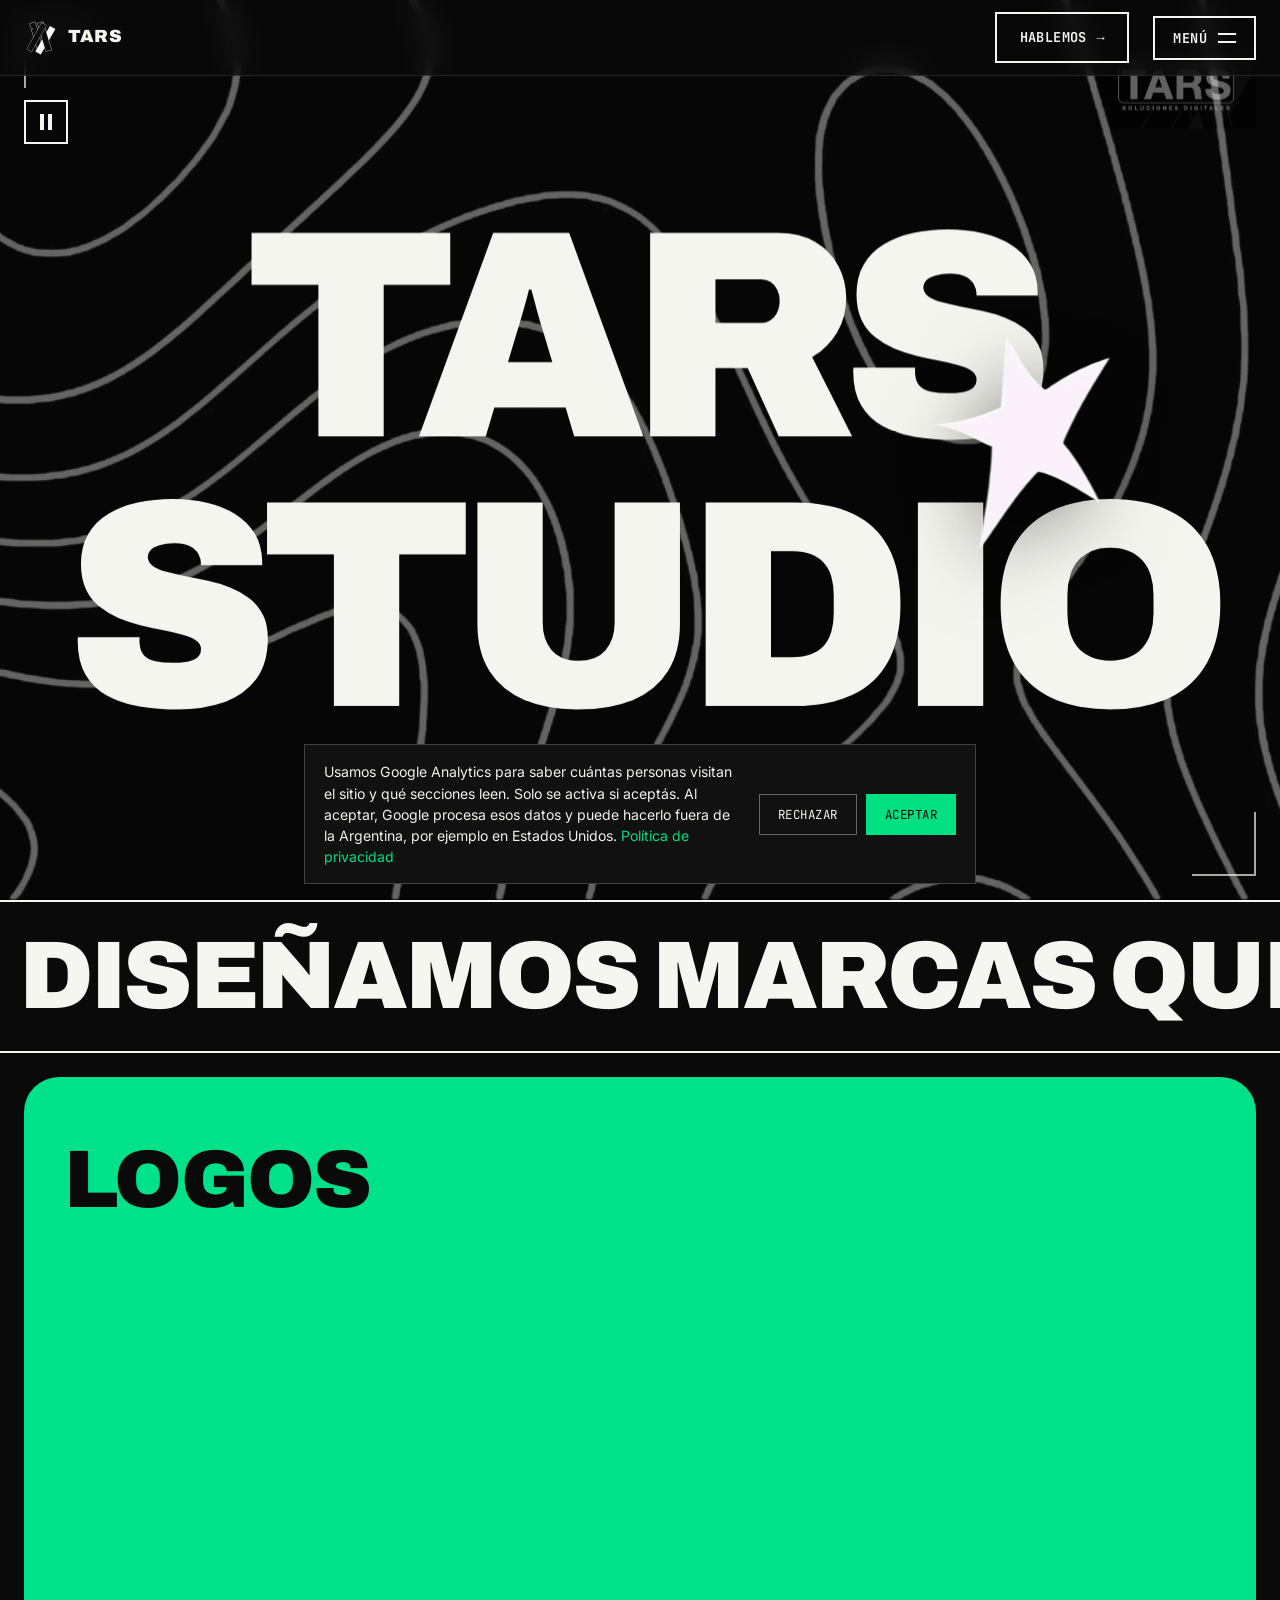
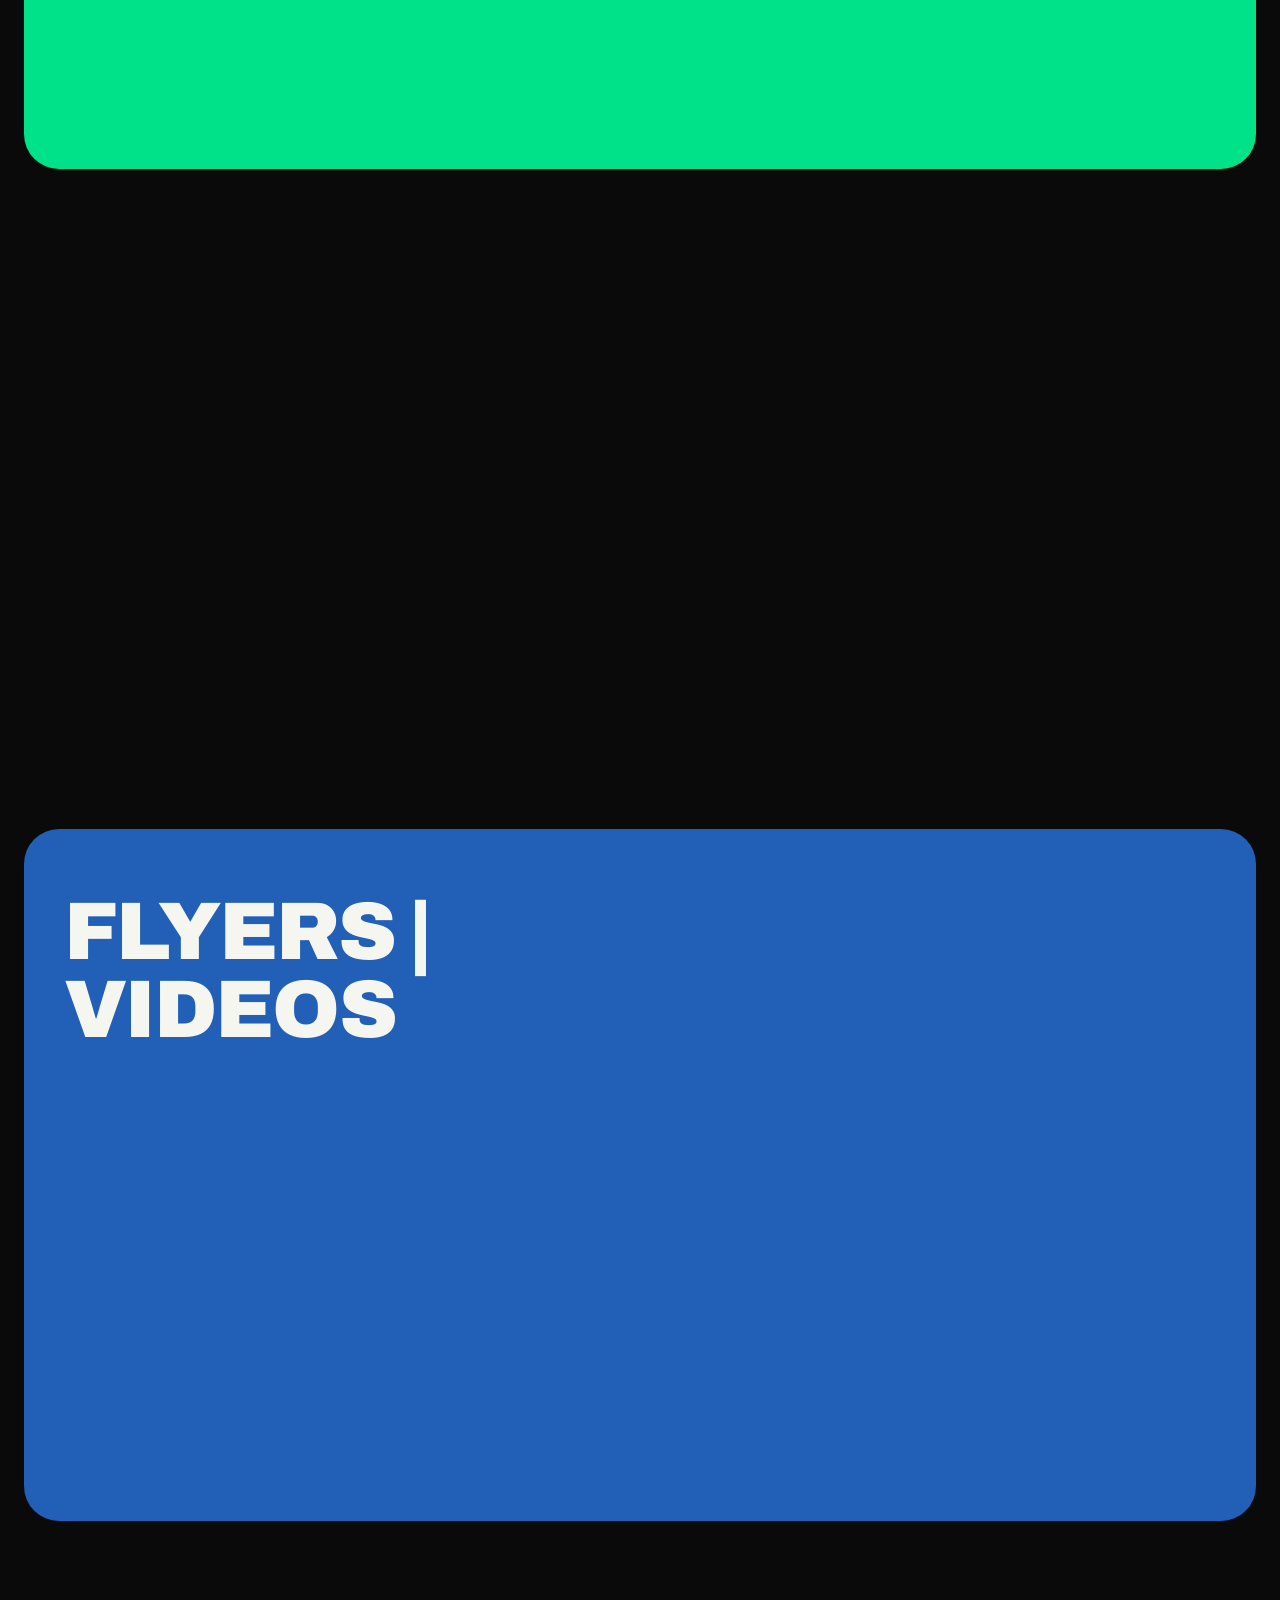
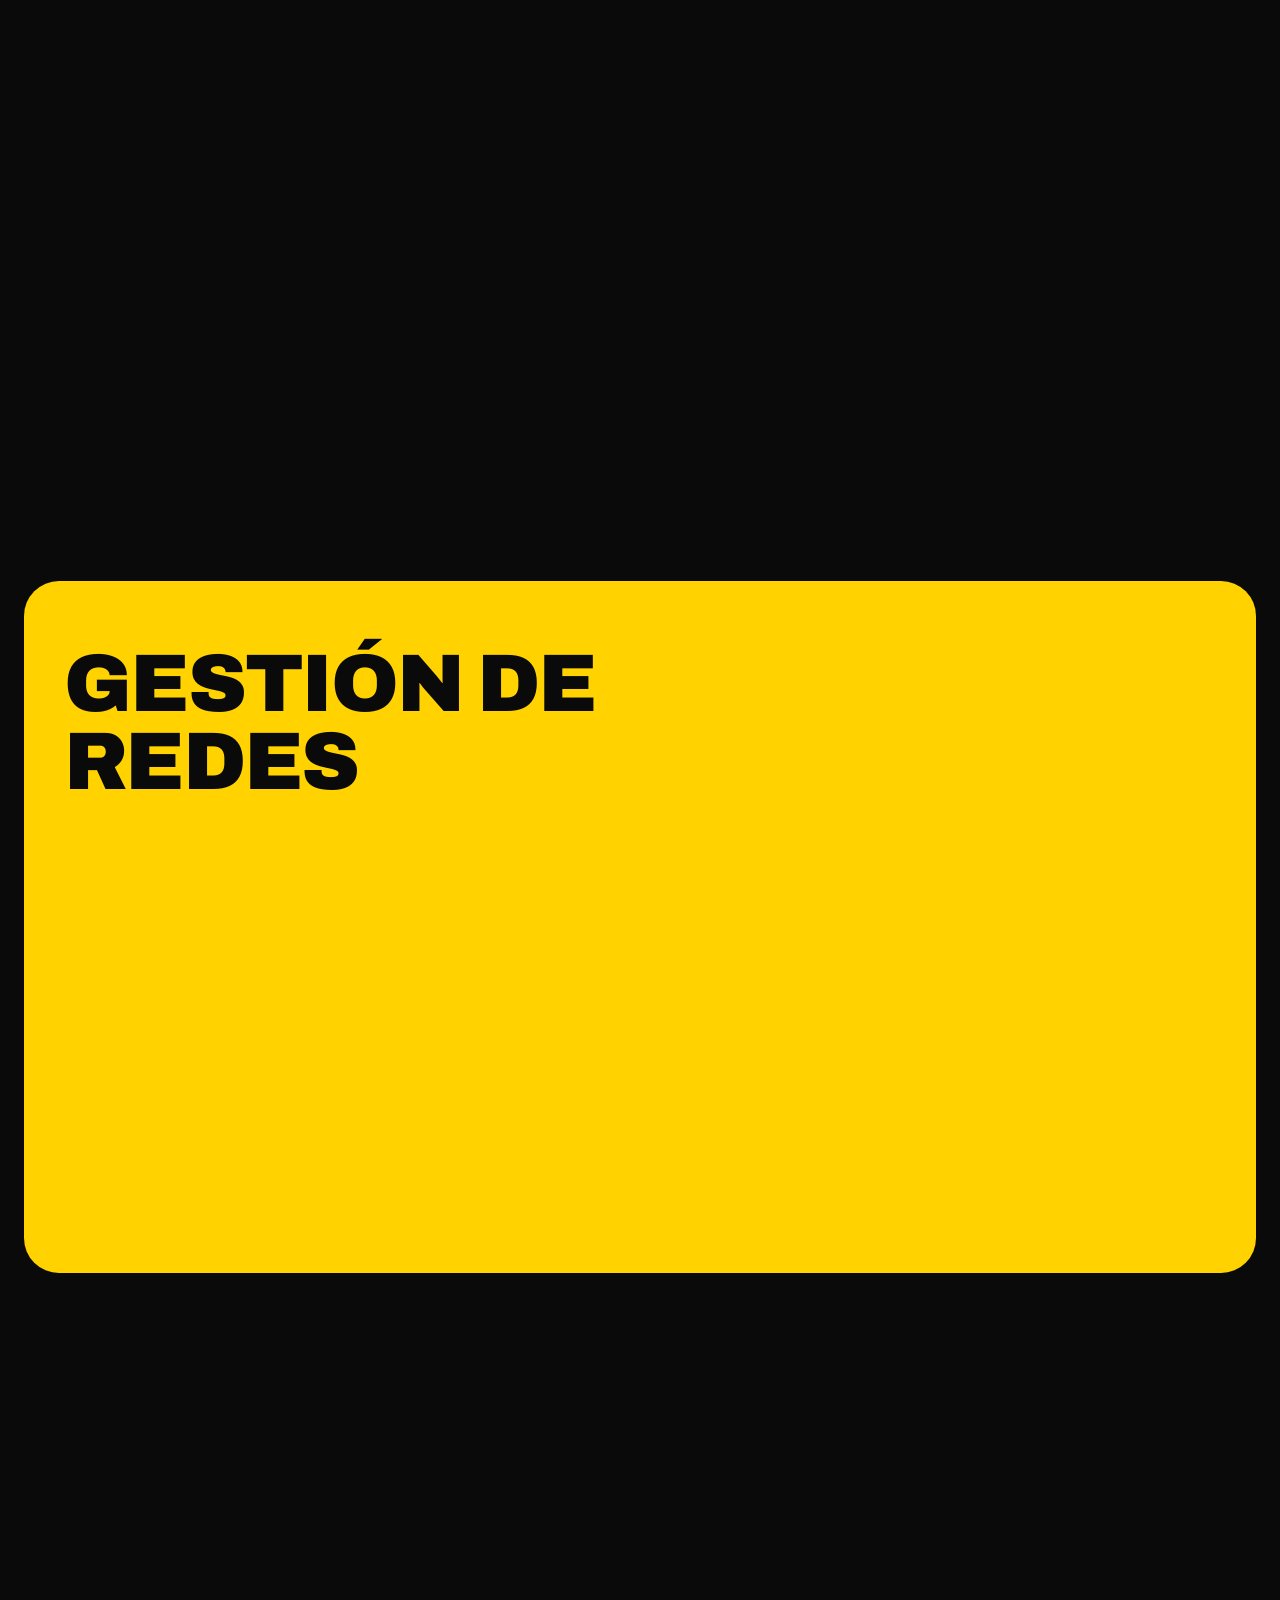
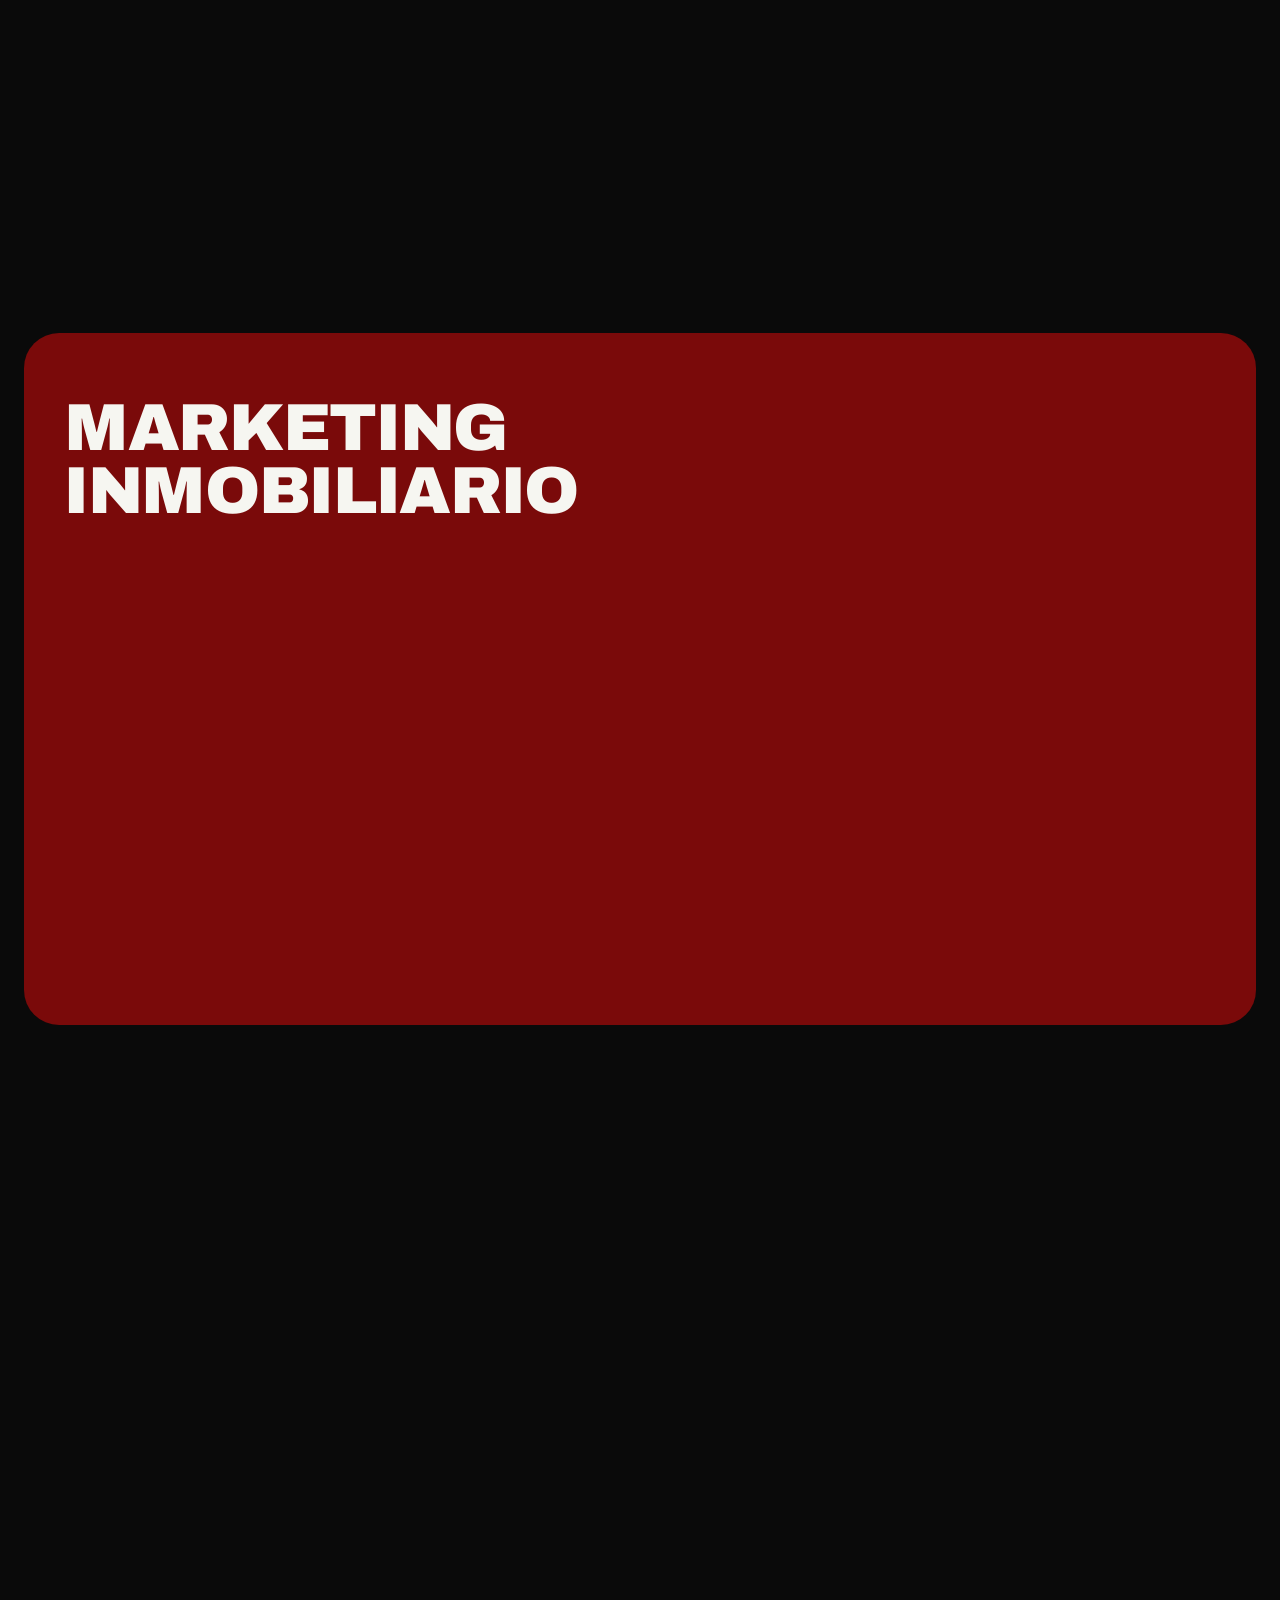
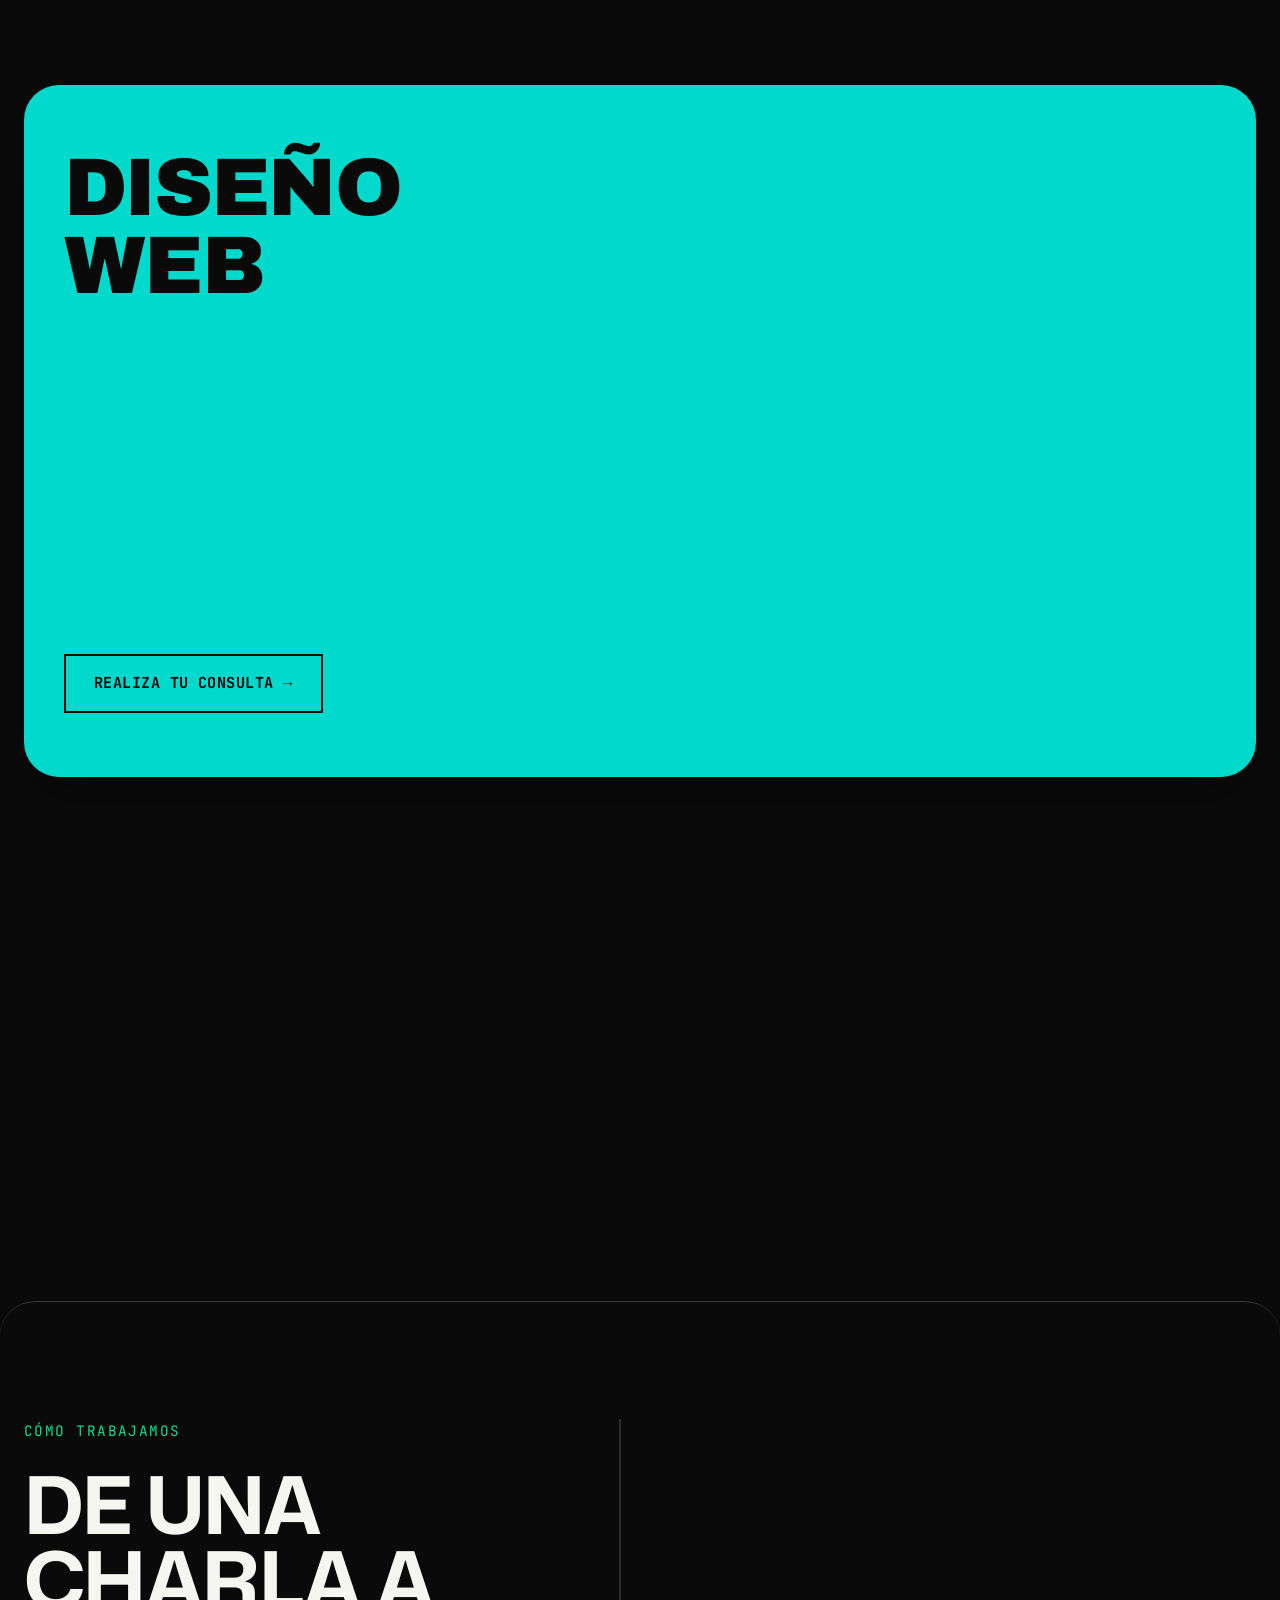
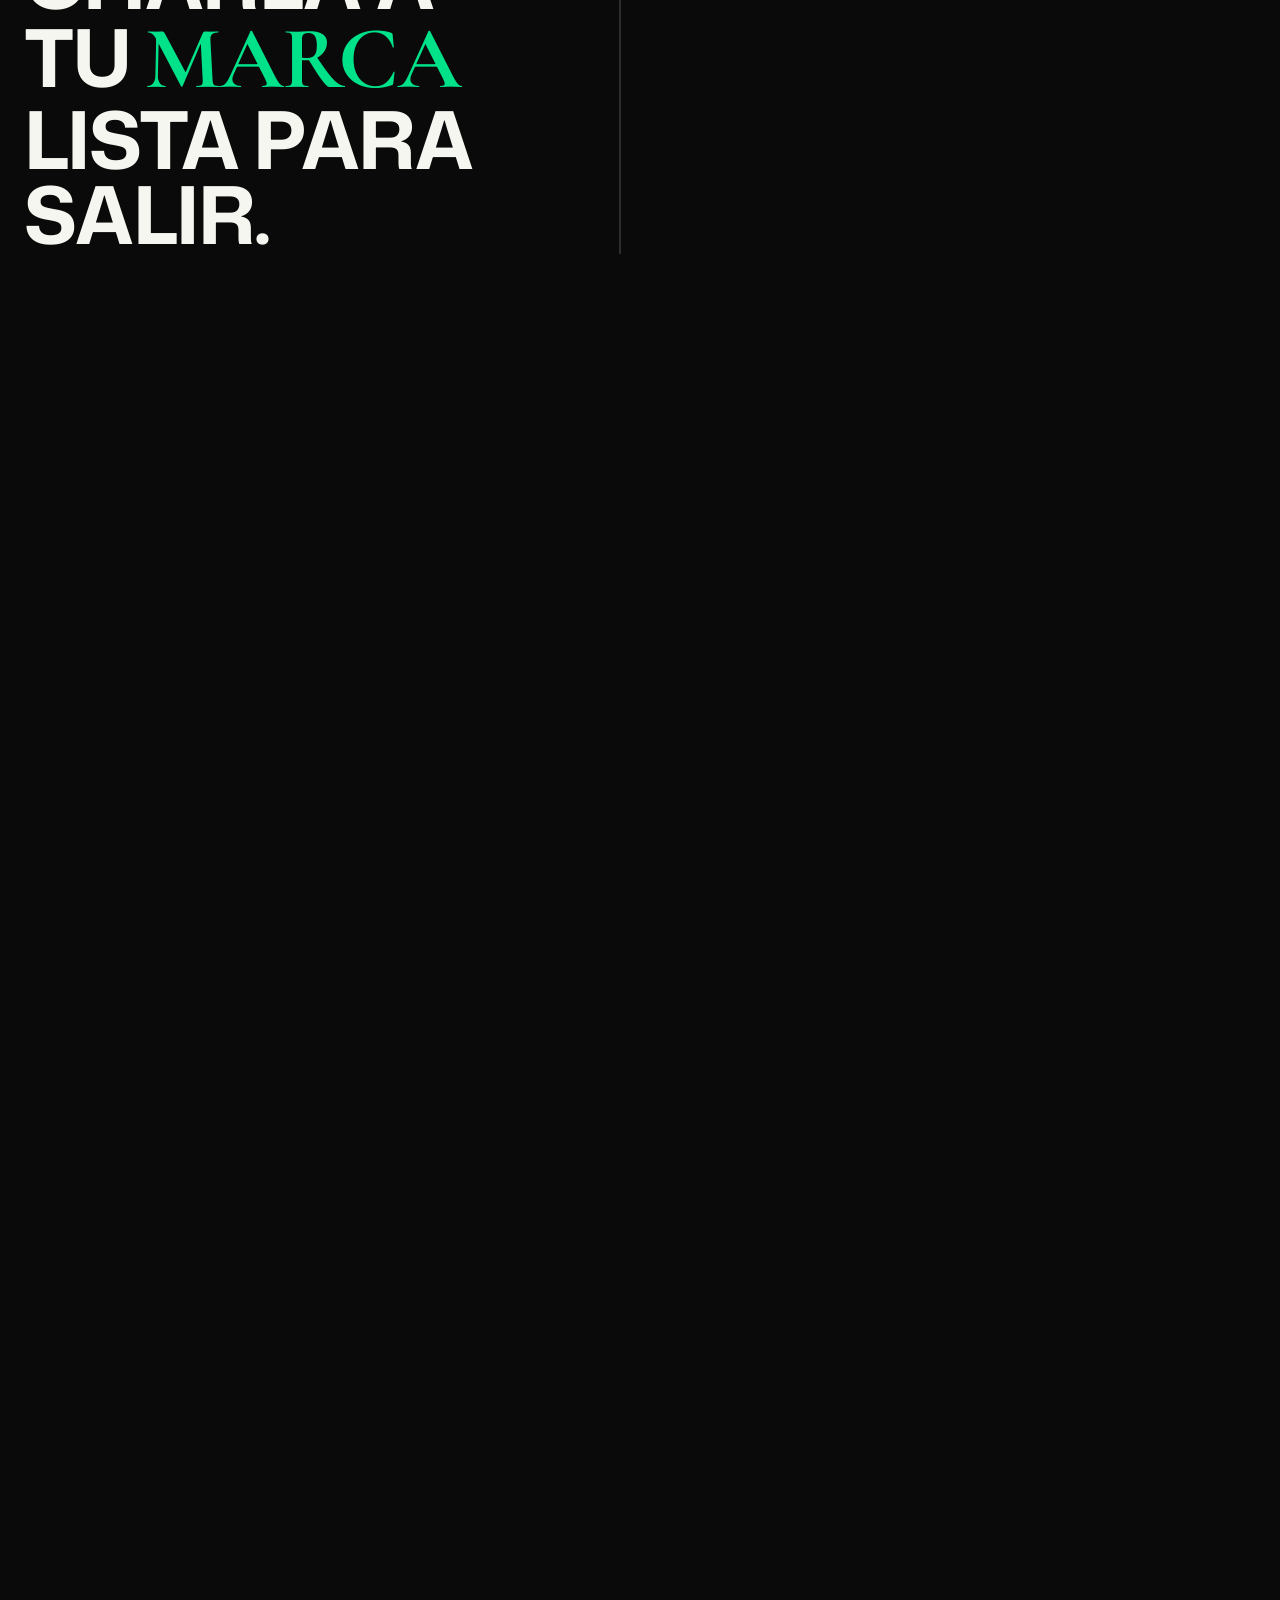
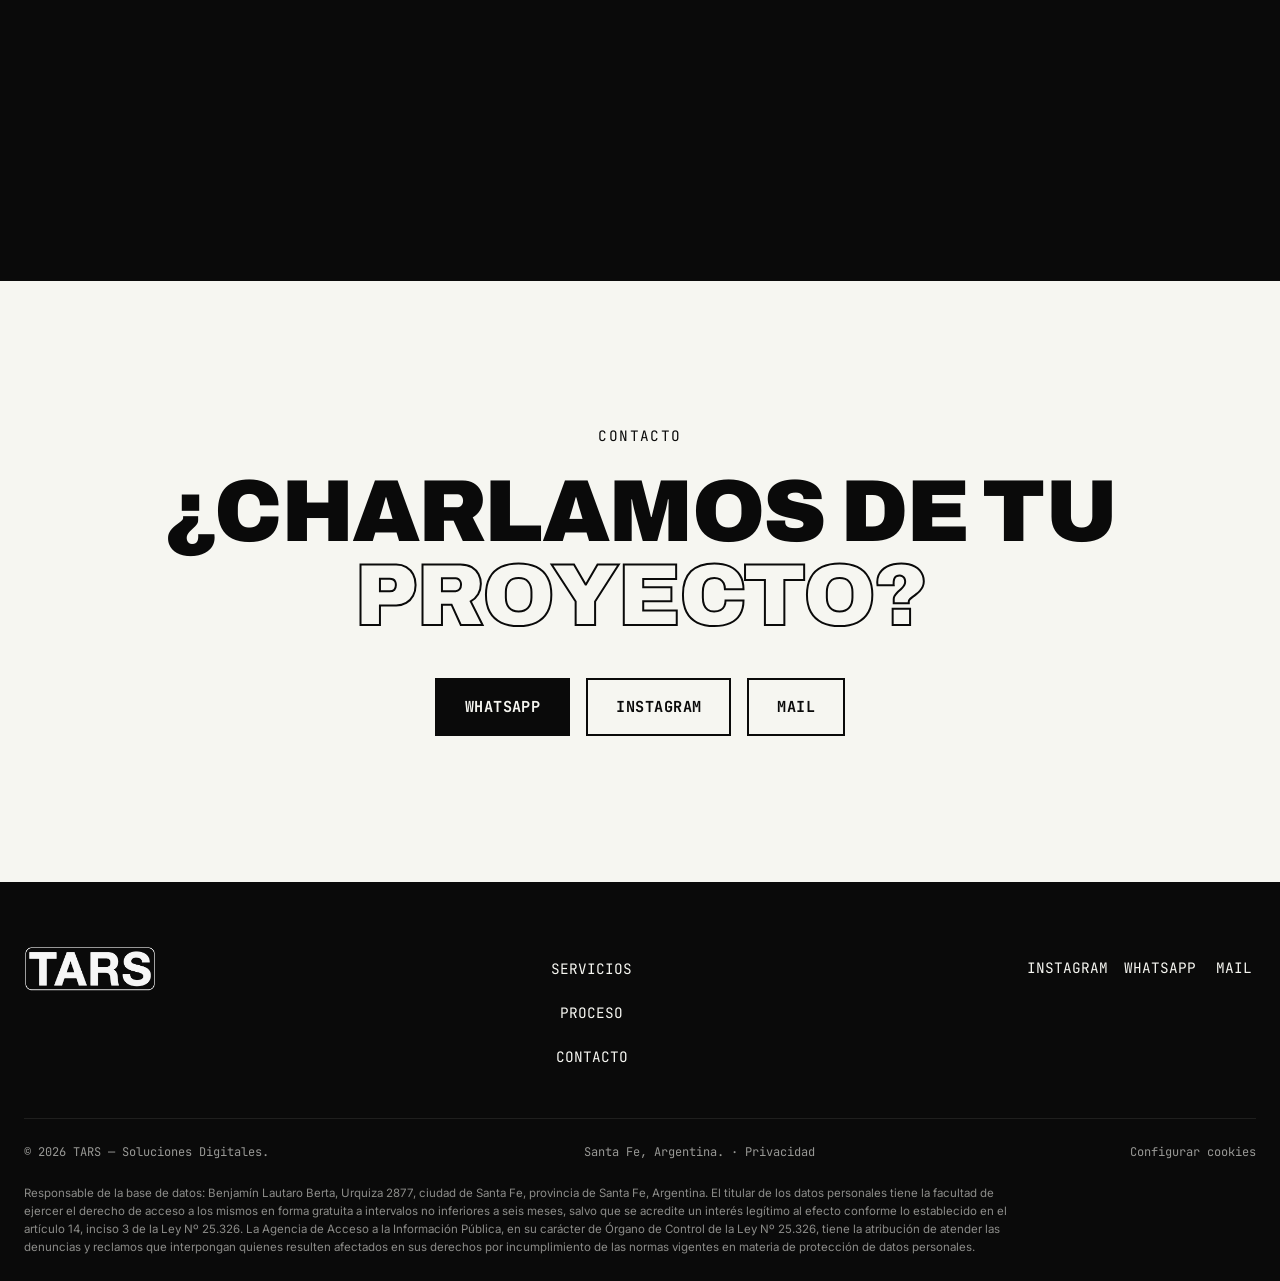
<file: index.html>
<!DOCTYPE html>
<html lang="es">
<head>
<meta charset="UTF-8">
<meta name="viewport" content="width=device-width, initial-scale=1">
<meta name="theme-color" content="#0a0a0a">
<!-- Google Analytics 4: pegá acá el código de medición (G-XXXXXXXXXX). Vacío = no mide nada. -->
<meta name="tars-ga" content="G-QQ7795GYEN">
<title>TARS — Soluciones Digitales</title>
<meta name="description" content="TARS Estudio: logos, diseño web, gestión de redes, flyers/video y marketing inmobiliario.">
<link rel="canonical" href="https://tarsestudio.com/">
<meta property="og:type" content="website">
<meta property="og:locale" content="es_AR">
<meta property="og:site_name" content="TARS Estudio">
<meta property="og:title" content="TARS — Soluciones Digitales">
<meta property="og:description" content="Logos, diseño web, gestión de redes, flyers y video, y marketing inmobiliario. Estudio digital de Santa Fe, Argentina.">
<meta property="og:url" content="https://tarsestudio.com/">
<meta property="og:image" content="https://tarsestudio.com/assets/og-image.jpg">
<meta property="og:image:width" content="1200">
<meta property="og:image:height" content="630">
<meta property="og:image:alt" content="TARS Estudio, estudio digital de Santa Fe">
<meta name="twitter:card" content="summary_large_image">
<meta name="twitter:title" content="TARS — Soluciones Digitales">
<meta name="twitter:description" content="Logos, diseño web, gestión de redes, flyers y video, y marketing inmobiliario.">
<meta name="twitter:image" content="https://tarsestudio.com/assets/og-image.jpg">
<script type="application/ld+json">
{"@context":"https://schema.org","@type":"ProfessionalService","name":"TARS Estudio","alternateName":"TARS — Soluciones Digitales","url":"https://tarsestudio.com/","logo":"https://tarsestudio.com/assets/logo-tars.png","image":"https://tarsestudio.com/assets/og-image.jpg","description":"Estudio digital de Santa Fe, Argentina: logos, diseño web, gestión de redes, flyers y video, y marketing inmobiliario.","areaServed":"AR","address":{"@type":"PostalAddress","addressLocality":"Santa Fe","addressRegion":"Santa Fe","addressCountry":"AR"},"sameAs":["https://instagram.com/tars.estudio"]}
</script>
<link rel="icon" href="assets/favicon.png" sizes="64x64" type="image/png">
<link rel="icon" href="assets/favicon.svg" type="image/svg+xml">
<link rel="apple-touch-icon" href="assets/apple-touch-icon.png">

<link rel="preload" href="assets/fonts/Archivo-latin.woff2" as="font" type="font/woff2" crossorigin>
<link rel="preload" href="assets/fonts/Inter-latin.woff2" as="font" type="font/woff2" crossorigin>
<link rel="stylesheet" href="css/fonts.css?v=20261126">

<link rel="stylesheet" href="css/style.css?v=20261126">
<noscript><style>.loader{display:none}[data-reveal]{opacity:1;transform:none}.hero__bgline i{transform:none}</style></noscript>
</head>
<body>

<a class="skip-link" href="#main">Saltar al contenido</a>

<div class="loader" id="loader" role="status" aria-live="polite" aria-label="Cargando TARS">
  <!-- the TARS mark, traced 1:1 (same paths as the Logos card), listed back to front -->
  <svg class="loader__mark" viewBox="150 100 785 895" width="150" height="171" aria-hidden="true">
    <path class="bar" d="M241.5,165.3 L390,123 L593.1,813.8 L440.8,857.1 Z"/>
    <circle class="dot" cx="323.1" cy="307.2" r="11.6"/>
    <path class="bar bar--solid" d="M776.4,235.7 L912.5,311.8 L532.3,973.8 L396.2,897 Z"/>
    <path class="bar" d="M445.3,161.6 L598.9,116.4 L820.7,859.6 L666.9,904.9 Z"/>
    <path class="bar" d="M552.6,144 L684.6,217.2 L298.5,906.8 L167.5,834.6 Z"/>
  </svg>
</div>

<div class="grain-overlay" aria-hidden="true"></div>

<header class="nav" data-nav>
  <a href="#top" class="nav__logo" aria-label="TARS, inicio">
    <img src="assets/logo-mark-nav.png" alt="" width="34" height="34">
    <span>TARS</span>
  </a>
  <a href="#contacto" class="btn btn--nav">Hablemos <span aria-hidden="true">→</span></a>
  <button class="nav__menu" type="button" data-menu-toggle aria-expanded="false" aria-controls="menu" aria-label="Abrir menú">
    <span class="nav__menu-label" data-menu-label>Menú</span>
    <span class="nav__menu-icon" aria-hidden="true"><i></i><i></i></span>
  </button>
</header>

<div class="menu" id="menu" data-menu role="dialog" aria-modal="true" aria-label="Menú principal" inert>
  <nav class="menu__nav" aria-label="Navegación principal">
    <a class="menu__link" href="#servicios" data-menu-link style="--i:0;--hue:var(--c-green)">
      <span class="menu__txt"><span class="menu__txt-in">Servicios</span></span>
      <span class="menu__arrow" aria-hidden="true">→</span>
    </a>
    <a class="menu__link" href="#proceso" data-menu-link style="--i:1;--hue:var(--c-cyan)">
      <span class="menu__txt"><span class="menu__txt-in">Proceso</span></span>
      <span class="menu__arrow" aria-hidden="true">→</span>
    </a>
    <a class="menu__link" href="#contacto" data-menu-link style="--i:2;--hue:var(--c-yellow)">
      <span class="menu__txt"><span class="menu__txt-in">Contacto</span></span>
      <span class="menu__arrow" aria-hidden="true">→</span>
    </a>
  </nav>
  <div class="menu__foot">
    <a class="menu__social" href="https://wa.me/5493425226537" target="_blank" rel="noopener" style="--hue:var(--c-green)"><span>WhatsApp</span><span aria-hidden="true">↗</span></a>
    <a class="menu__social" href="https://instagram.com/tars.estudio" target="_blank" rel="noopener" style="--hue:var(--c-blue)"><span>Instagram</span><span aria-hidden="true">↗</span></a>
    <a class="menu__social" href="#mail" data-menu-link style="--hue:var(--c-yellow)"><span>Mail</span><span aria-hidden="true">↗</span></a>
  </div>
</div>

<main id="main">
  <section class="hero" id="top">
    <div class="hero__scene">
      <h1 class="sr-only">TARS Studio. Diseñamos marcas que se mueven.</h1>
      <video class="hero__video" data-hero-video autoplay muted loop playsinline preload="metadata" poster="assets/hero-topo-poster.jpg" aria-hidden="true">
        <source src="assets/hero-topo-720.mp4" type="video/mp4" media="(max-width: 900px)">
        <source src="assets/hero-topo.mp4" type="video/mp4">
      </video>
      <button class="hero__pause" type="button" data-video-toggle aria-pressed="false" aria-label="Pausar video de fondo">
        <span class="hero__pause-icon" aria-hidden="true"></span>
      </button>
      <div class="hero__bgword" aria-hidden="true"><span><span class="hero__bgline"><i>TARS</i></span><span class="hero__bgline"><i>STUDIO</i></span></span></div>
      <div class="hero__frame" aria-hidden="true"></div>

      <img class="hero__brand" src="assets/logo-lockup.png" alt="" data-reveal>

      <div class="hero__trail" data-trail aria-hidden="true">
        <img src="assets/trail/i01.webp" alt="" width="520" height="520">
        <img src="assets/trail/i02.webp" alt="" width="520" height="279">
        <img src="assets/trail/i03.webp" alt="" width="434" height="520">
        <img src="assets/trail/i04.webp" alt="" width="378" height="386">
        <img src="assets/trail/i05.webp" alt="" width="445" height="446">
        <img src="assets/trail/i07.webp" alt="" width="358" height="290">
        <img src="assets/trail/i08.webp" alt="" width="520" height="520">
        <img src="assets/trail/i10.webp" alt="" width="520" height="362">
        <img src="assets/trail/i11.webp" alt="" width="420" height="520">
        <img src="assets/trail/i12.webp" alt="" width="419" height="520">
      </div>
    </div>
  </section>

  <div class="marquee" aria-hidden="true">
    <div class="marquee__track" data-marquee>
      <span class="marquee__item">Diseñamos marcas que se mueven.<b class="marquee__sep" aria-hidden="true">/</b></span>
      <span class="marquee__item">Diseñamos marcas que se mueven.<b class="marquee__sep" aria-hidden="true">/</b></span>
      <span class="marquee__item">Diseñamos marcas que se mueven.<b class="marquee__sep" aria-hidden="true">/</b></span>
      <span class="marquee__item">Diseñamos marcas que se mueven.<b class="marquee__sep" aria-hidden="true">/</b></span>
    </div>
  </div>

  <section class="services" id="servicios" aria-labelledby="servicios-title">
    <h2 class="sr-only" id="servicios-title">Servicios</h2>
    <div class="stack">
      <div class="stack__step">
        <article class="stack__item stack__item--green">
        <div class="stack__shape">
          <div class="stack__art stack__art--logo" aria-hidden="true">
            <svg viewBox="150 100 785 895"><g class="art">
              <g data-step>
                <path d="M241.5,165.3 L390,123 L593.1,813.8 L440.8,857.1 Z"/>
                <circle class="pop" cx="323.1" cy="307.2" r="11.6"/>
              </g>
              <g data-step><path data-endfill d="M776.4,235.7 L912.5,311.8 L532.3,973.8 L396.2,897 Z"/></g>
              <g data-step><path d="M445.3,161.6 L598.9,116.4 L820.7,859.6 L666.9,904.9 Z"/></g>
              <g data-step><path d="M552.6,144 L684.6,217.2 L298.5,906.8 L167.5,834.6 Z"/></g>
            </g></svg>
          </div>
          <div class="stack__inner">
            <h3>Logos</h3>
            <div class="stack__expand">
              <p class="stack__why">Tu logo es lo primero que ven y lo último que <em>olvidan</em>. Es la firma de tu negocio en cada cartel, posteo y tarjeta: genera confianza antes de decir una sola palabra. <em>Genera tu marca.</em></p>
            </div>          </div>
        </div>
        </article>
      </div>

      <div class="stack__step">
        <article class="stack__item stack__item--blue">
        <div class="stack__shape">
          <div class="stack__art" aria-hidden="true">
            <svg viewBox="0 0 400 400"><g class="art">
              <g data-step transform="translate(135 175) rotate(-11)">
                <rect x="-75" y="-102" width="150" height="204"/>
                <rect x="-55" y="-82" width="110" height="38"/>
                <line x1="-55" y1="-22" x2="55" y2="-22"/>
                <line x1="-55" y1="-4" x2="35" y2="-4"/>
                <line x1="-55" y1="14" x2="45" y2="14"/>
                <line x1="-55" y1="64" x2="-5" y2="64"/>
              </g>
              <g data-step transform="translate(222 158) rotate(8)">
                <rect x="-75" y="-102" width="150" height="204"/>
                <circle cx="0" cy="-35" r="38"/>
                <line x1="-55" y1="30" x2="55" y2="30"/>
                <line x1="-55" y1="48" x2="25" y2="48"/>
                <rect x="-55" y="66" width="60" height="20"/>
              </g>
              <g data-step transform="translate(215 282) rotate(-4)">
                <rect x="-120" y="-72" width="240" height="144"/>
                <path data-endfill d="M-22,-34 L-22,26 L30,-4 Z"/>
                <line x1="-100" y1="50" x2="100" y2="50"/>
                <circle class="pop" cx="-30" cy="50" r="8"/>
              </g>
            </g></svg>
          </div>
          <div class="stack__inner">
            <h3>Flyers | Videos</h3>
            <div class="stack__expand">
              <p class="stack__why">En un feed lleno de ruido, una buena pieza <em>frena</em> el scroll. Cuenta tu propuesta en segundos, despierta ganas y lleva a la acción mientras la competencia pasa de largo. <em>Hacé ruido.</em></p>
            </div>          </div>
        </div>
        </article>
      </div>

      <div class="stack__step">
        <article class="stack__item stack__item--yellow">
        <div class="stack__shape">
          <div class="stack__art" aria-hidden="true">
            <svg viewBox="0 0 400 400"><g class="art">
              <g data-step transform="translate(150 200) rotate(-7)">
                <rect x="-78" y="-140" width="156" height="280"/>
                <line x1="-22" y1="-122" x2="22" y2="-122"/>
                <rect x="-58" y="-100" width="116" height="104"/>
                <path class="nofill" d="M-58,4 L-22,-40 L2,-14 L24,-36 L58,4"/>
                <circle cx="32" cy="-72" r="11"/>
                <line x1="-58" y1="30" x2="58" y2="30"/>
                <line x1="-58" y1="50" x2="18" y2="50"/>
                <line x1="-58" y1="70" x2="38" y2="70"/>
              </g>
              <g data-step transform="translate(285 120) rotate(5)">
                <path d="M-80,-42 L80,-42 L80,38 L-30,38 L-58,62 L-52,38 L-80,38 Z"/>
                <line x1="-58" y1="-14" x2="58" y2="-14"/>
                <line x1="-58" y1="8" x2="20" y2="8"/>
              </g>
              <g data-step transform="translate(300 250) rotate(-5)">
                <path d="M-62,-34 L62,-34 L62,30 L48,30 L54,52 L26,30 L-62,30 Z"/>
                <circle class="pop" cx="-26" cy="-2" r="7"/>
                <circle class="pop" cx="0" cy="-2" r="7"/>
                <circle class="pop" cx="26" cy="-2" r="7"/>
              </g>
              <g data-step transform="translate(110 320) rotate(-12)">
                <path data-endfill d="M0,34 C-34,8 -50,-14 -34,-34 C-21,-49 0,-42 0,-24 C0,-42 21,-49 34,-34 C50,-14 34,8 0,34 Z"/>
              </g>
            </g></svg>
          </div>
          <div class="stack__inner">
            <h3>Gestión de Redes</h3>
            <div class="stack__expand">
              <p class="stack__why">Tus redes son tu <em>vidriera</em> abierta las 24 horas. Publicar con constancia y estrategia construye comunidad y convierte seguidores en clientes, sin que le dediques tu tiempo. <em>Crecé todos los días.</em></p>
            </div>          </div>
        </div>
        </article>
      </div>

      <div class="stack__step">
        <article class="stack__item stack__item--maroon">
        <div class="stack__shape">
          <div class="stack__art" aria-hidden="true">
            <svg viewBox="0 0 400 400"><g class="art">
              <g data-step transform="translate(268 165) rotate(3)">
                <line x1="0" y1="-130" x2="0" y2="-152"/>
                <rect x="-62" y="-130" width="124" height="260"/>
                <rect x="-42" y="-108" width="18" height="22"/><rect x="-9" y="-108" width="18" height="22"/><rect x="24" y="-108" width="18" height="22"/><rect x="-42" y="-72" width="18" height="22"/><rect x="-9" y="-72" width="18" height="22"/><rect x="24" y="-72" width="18" height="22"/><rect x="-42" y="-36" width="18" height="22"/><rect x="-9" y="-36" width="18" height="22"/><rect x="24" y="-36" width="18" height="22"/><rect x="-42" y="0" width="18" height="22"/><rect x="-9" y="0" width="18" height="22"/><rect x="24" y="0" width="18" height="22"/><rect x="-42" y="36" width="18" height="22"/><rect x="-9" y="36" width="18" height="22"/><rect x="24" y="36" width="18" height="22"/>
              </g>
              <g data-step transform="translate(165 282) rotate(-3)">
                <path d="M-112,-22 L0,-100 L112,-22 L96,-22 L96,98 L-96,98 L-96,-22 Z"/>
                <rect data-endfill x="-20" y="38" width="40" height="60"/>
                <rect x="-78" y="4" width="42" height="42"/>
                <line x1="-57" y1="4" x2="-57" y2="46"/>
                <line x1="-78" y1="25" x2="-36" y2="25"/>
                <rect x="36" y="4" width="42" height="42"/>
                <line x1="57" y1="4" x2="57" y2="46"/>
                <line x1="36" y1="25" x2="78" y2="25"/>
              </g>
              <g data-step>
                <rect x="329" y="240" width="12" height="150"/>
                <g transform="translate(322 268) rotate(7)">
                  <rect x="-58" y="-34" width="116" height="68"/>
                  <line x1="-40" y1="-10" x2="40" y2="-10"/>
                  <line x1="-40" y1="10" x2="10" y2="10"/>
                </g>
              </g>
              <g data-step transform="translate(95 85) rotate(-8)">
                <line x1="-22" y1="0" x2="-52" y2="-16"/>
                <line x1="22" y1="0" x2="52" y2="-16"/>
                <ellipse cx="-52" cy="-22" rx="24" ry="6"/>
                <ellipse cx="52" cy="-22" rx="24" ry="6"/>
                <rect x="-24" y="-10" width="48" height="22"/>
                <circle class="pop" cx="0" cy="20" r="7"/>
              </g>
            </g></svg>
          </div>
          <div class="stack__inner">
            <h3>Marketing Inmobiliario</h3>
            <div class="stack__expand">
              <p class="stack__why">Una propiedad se vende por cómo se <em>ve</em>. Fotos, video y drone que muestran cada espacio en su mejor luz traen más consultas y cierran operaciones antes que la competencia. <em>Vendé más rápido.</em></p>
            </div>          </div>
        </div>
        </article>
      </div>

      <div class="stack__step">
        <article class="stack__item stack__item--cyan">
        <div class="stack__shape">
          <div class="stack__art" aria-hidden="true">
            <svg viewBox="0 0 400 400"><g class="art">
              <g data-step transform="translate(182 175) rotate(-5)">
                <rect x="-150" y="-112" width="300" height="224"/>
                <line x1="-150" y1="-80" x2="150" y2="-80"/>
                <rect x="-70" y="-104" width="200" height="16"/>
                <circle class="pop" cx="-130" cy="-96" r="5"/>
                <circle class="pop" cx="-114" cy="-96" r="5"/>
                <circle class="pop" cx="-98" cy="-96" r="5"/>
                <rect x="-128" y="-64" width="256" height="70"/>
                <line x1="-108" y1="-40" x2="20" y2="-40"/>
                <line x1="-108" y1="-20" x2="-30" y2="-20"/>
                <rect x="-128" y="22" width="80" height="72"/>
                <rect x="-40" y="22" width="80" height="72"/>
                <rect x="48" y="22" width="80" height="72"/>
              </g>
              <g data-step transform="translate(318 268) rotate(7)">
                <rect x="-54" y="-96" width="108" height="192"/>
                <line x1="-16" y1="-82" x2="16" y2="-82"/>
                <rect x="-38" y="-66" width="76" height="52"/>
                <line x1="-38" y1="2" x2="38" y2="2"/>
                <line x1="-38" y1="18" x2="10" y2="18"/>
                <rect x="-38" y="34" width="76" height="44"/>
              </g>
              <g data-step transform="translate(200 268) rotate(-10)">
                <path data-endfill d="M0,0 L0,70 L17,54 L30,82 L44,75 L31,48 L54,48 Z"/>
              </g>
            </g></svg>
          </div>
          <div class="stack__inner">
            <h3>Diseño Web</h3>
            <div class="stack__expand">
              <p class="stack__why">Tu web trabaja mientras <em>dormís</em>. Es donde te buscan, te comparan y te eligen: rápida, clara y pensada para convertir cada visita en una venta. <em>Vendé online.</em></p>
            </div>
          </div>
          <div class="stack__cta">
            <a href="#contacto" class="btn">Realiza tu consulta <span aria-hidden="true">→</span></a>
          </div>
        </div>
        </article>
      </div>
    </div>
  </section>

  <section class="process" id="proceso" aria-labelledby="proceso-title">
    <div class="process__grid">
      <div class="process__intro">
        <p class="process__label">Cómo trabajamos</p>
        <h2 class="process__title" id="proceso-title">De una charla a tu <em>marca</em> lista para salir.</h2>
      </div>
      <div class="process__track">
        <span class="process__rail" aria-hidden="true"><span class="process__rail-fill"></span></span>
        <ol class="process__steps">
          <li class="process__step" style="--hue:var(--c-green)">
            <span class="process__node" aria-hidden="true">
              <svg viewBox="0 0 32 32"><path d="M5 7h22v14H14l-6 5v-5H5z"/><path d="M10 12h12M10 16h8"/></svg>
            </span>
            <div class="process__body">
              <h3>Brief</h3>
              <p>Nos contás tu negocio, tu público y a dónde querés llegar. Una charla, no un formulario eterno.</p>
            </div>
          </li>
          <li class="process__step" style="--hue:var(--c-blue)">
            <span class="process__node" aria-hidden="true">
              <svg viewBox="0 0 32 32"><path d="M6 26l2-7L21 6l5 5L13 24z"/><path d="M18 9l5 5"/></svg>
            </span>
            <div class="process__body">
              <h3>Propuesta</h3>
              <p>Te mostramos una dirección visual pensada para vos, con el porqué de cada decisión. Nada de plantillas.</p>
            </div>
          </li>
          <li class="process__step" style="--hue:var(--c-yellow)">
            <span class="process__node" aria-hidden="true">
              <svg viewBox="0 0 32 32"><path d="M6 9h20M6 16h20M6 23h20"/><circle class="knob" cx="12" cy="9" r="2.6"/><circle class="knob" cx="21" cy="16" r="2.6"/><circle class="knob" cx="14" cy="23" r="2.6"/></svg>
            </span>
            <div class="process__body">
              <h3>Ajustes</h3>
              <p>Afinamos juntos cada detalle hasta que lo sientas tuyo.</p>
            </div>
          </li>
          <li class="process__step" style="--hue:var(--c-cyan)">
            <span class="process__node" aria-hidden="true">
              <svg viewBox="0 0 32 32"><path d="M5 11l11-6 11 6v12l-11 6-11-6z"/><path d="M5 11l11 6 11-6M16 17v12"/></svg>
            </span>
            <div class="process__body">
              <h3>Entrega</h3>
              <p>Recibís todo listo para usar: archivos en cada formato y una guía para aplicarlo bien.</p>
            </div>
          </li>
        </ol>
      </div>
    </div>
  </section>

  <section class="cta" id="contacto">
    <p class="cta__label" data-reveal>Contacto</p>
    <h2 data-reveal>¿Charlamos de tu <span class="outline">proyecto?</span></h2>
    <div class="cta__buttons" data-reveal>
      <a href="https://wa.me/5493425226537?text=Hola%20TARS%2C%20quiero%20info" class="btn btn--primary" target="_blank" rel="noopener">WhatsApp</a>
      <a href="https://instagram.com/tars.estudio" class="btn" target="_blank" rel="noopener">Instagram</a>
      <button type="button" class="btn" data-mail-toggle aria-expanded="false" aria-controls="mail">Mail</button>
    </div>

    <div class="mailbox" id="mail">
      <div class="mailbox__clip">
        <div class="mailbox__inner">
          <header class="mailbox__head">
            <h3 class="mailbox__title" tabindex="-1" data-mail-title>Armá tu mail</h3>
            <p class="mailbox__lead">Completá lo que puedas y, cuando esté listo, lo abrís en tu correo o en Gmail con todo cargado.</p>
          </header>

            <form class="mailform" id="mailform" method="post" data-to="tarssolucionesdigitales@gmail.com" data-mode="own" data-endpoint="/contacto.php" novalidate>

              <fieldset class="field">
                <legend>¿Qué necesitás?</legend>
                <div class="chips">
                  <label class="chip" style="--hue:var(--c-green);--ink:var(--c-black)"><input type="checkbox" name="service" value="Logos"><span>Logos</span></label>
                  <label class="chip" style="--hue:var(--c-blue-deep);--ink:var(--c-white)"><input type="checkbox" name="service" value="Flyers | Videos"><span>Flyers | Videos</span></label>
                  <label class="chip" style="--hue:var(--c-yellow);--ink:var(--c-black)"><input type="checkbox" name="service" value="Gestión de redes"><span>Gestión de redes</span></label>
                  <label class="chip" style="--hue:var(--c-maroon);--ink:var(--c-white)"><input type="checkbox" name="service" value="Marketing inmobiliario"><span>Marketing inmobiliario</span></label>
                  <label class="chip" style="--hue:var(--c-cyan);--ink:var(--c-black)"><input type="checkbox" name="service" value="Diseño web"><span>Diseño web</span></label>
                  <label class="chip" style="--hue:var(--c-black);--ink:var(--c-white)"><input type="checkbox" name="service" value="Otra consulta"><span>Otra consulta</span></label>
                </div>
              </fieldset>

              <div class="field-row">
                <div class="field">
                  <label for="f-name">Tu nombre <b aria-hidden="true">*</b></label>
                  <input id="f-name" name="name" type="text" autocomplete="name" required aria-describedby="e-name">
                  <p class="field__error" id="e-name" hidden>Decinos cómo te llamás.</p>
                </div>
                <div class="field">
                  <label for="f-company">Negocio o proyecto</label>
                  <input id="f-company" name="company" type="text" autocomplete="organization">
                </div>
              </div>

              <div class="field-row">
                <div class="field">
                  <label for="f-email">Tu mail</label>
                  <input id="f-email" name="email" type="email" autocomplete="email" inputmode="email" aria-describedby="e-email">
                  <p class="field__error" id="e-email" hidden>Revisá el mail: parece incompleto.</p>
                </div>
                <div class="field">
                  <label for="f-phone">WhatsApp o teléfono</label>
                  <input id="f-phone" name="phone" type="tel" autocomplete="tel" inputmode="tel">
                </div>
              </div>
              <p class="field__hint field__hint--row">Dejanos al menos un mail o un WhatsApp para poder responderte.</p>
              <p class="field__error" id="e-contact" hidden>Completá tu mail o tu WhatsApp para poder responderte.</p>

              <div class="field">
                <label for="f-subject">Título del mail</label>
                <input id="f-subject" name="subject" type="text" placeholder="Ej: Quiero un logo para mi negocio" aria-describedby="h-subject">
                <p class="field__hint" id="h-subject">Si lo dejás vacío lo armamos con lo que elegiste y tu nombre.</p>
              </div>

              <div class="field">
                <label for="f-message">Tu mensaje <b aria-hidden="true">*</b></label>
                <textarea id="f-message" name="message" rows="7" required aria-describedby="h-message e-message" placeholder="Contanos qué necesitás, para quién es y qué querés lograr. Si ya tenés algo hecho (logo, redes, web), mencionalo."></textarea>
                <p class="field__hint" id="h-message">Cuanto más detalle, más rápido te respondemos con una propuesta.</p>
                <p class="field__error" id="e-message" hidden>Escribí un mensaje para poder armar el mail.</p>
              </div>

              <div class="field-row">
                <div class="field">
                  <label for="f-when">¿Para cuándo lo necesitás?</label>
                  <select id="f-when" name="when">
                    <option value="">Sin definir</option>
                    <option>Lo antes posible</option>
                    <option>En 1 o 2 semanas</option>
                    <option>Este mes</option>
                    <option>Sin apuro</option>
                  </select>
                </div>
                <div class="field">
                  <label for="f-links">Referencias o links</label>
                  <input id="f-links" name="links" type="text" placeholder="Instagram, web, ejemplos que te gusten" autocomplete="off">
                </div>
              </div>

              <div class="hp" aria-hidden="true"><label>No completar este campo<input type="text" name="website" tabindex="-1" autocomplete="off"></label></div>

              <div class="mailnote">
                <p>Responsable de los datos: Benjamín Lautaro Berta, Urquiza 2877, ciudad de Santa Fe, provincia de Santa Fe, Argentina. Usamos tus datos solo para responderte. Tu nombre, tu mensaje y un medio de contacto (correo o teléfono) son obligatorios: sin ellos no podemos responder. Podés pedirnos acceso, rectificación o supresión cuando quieras. Más información en la <a href="privacidad/">política de privacidad</a>.</p>
                <p>El titular de los datos personales tiene la facultad de ejercer el derecho de acceso a los mismos en forma gratuita a intervalos no inferiores a seis meses, salvo que se acredite un interés legítimo al efecto conforme lo establecido en el artículo 14, inciso 3 de la Ley Nº 25.326.</p>
              </div>

              <div class="mailactions">
                <button type="button" class="btn btn--primary mailsend" data-act="send"><span data-send-label>Enviar mail</span> <span aria-hidden="true">→</span></button>
              </div>
              <p class="mailstatus" role="status" aria-live="polite" data-status></p>
              <div class="mailalt">
                <p>¿Preferís mandarlo vos desde tu correo?</p>
                <div class="mailalt__btns">
                  <button type="button" class="btn btn--small" data-act="mailto"><span>Abrir en mi correo</span></button>
                  <button type="button" class="btn btn--small" data-act="gmail"><span>Abrir en Gmail</span> <span aria-hidden="true">↗</span></button>
                  <button type="button" class="btn btn--small" data-act="copy"><span>Copiar mensaje</span></button>
                </div>
              </div>
              <div class="mailfoot">
                <p>¿Preferís hablar? Escribinos por <a href="https://wa.me/5493425226537?text=Hola%20TARS%2C%20quiero%20info" target="_blank" rel="noopener">WhatsApp</a>.</p>
                <button type="reset" class="mailform__reset">Borrar todo</button>
              </div>
            </form>

            <div class="mailthanks" id="mail-thanks" tabindex="-1" hidden>
              <h3>¡Mail enviado!</h3>
              <p>Recibimos tu mensaje. Te respondemos por mail o por WhatsApp lo antes posible.</p>
              <button type="button" class="btn" data-again>Escribir otro</button>
            </div>
        </div>
      </div>
    </div>
  </section>
</main>

<footer class="footer">
  <div class="footer__top">
    <a href="#top" class="footer__logo" aria-label="TARS, volver arriba">
      <img src="assets/logo-tars.png" alt="TARS Soluciones Digitales">
    </a>
    <nav class="footer__nav" aria-label="Navegación de footer">
      <a href="#servicios">Servicios</a>
      <a href="#proceso">Proceso</a>
      <a href="#contacto">Contacto</a>
    </nav>
    <div class="footer__social">
      <a href="https://instagram.com/tars.estudio" target="_blank" rel="noopener">Instagram</a>
      <a href="https://wa.me/5493425226537" target="_blank" rel="noopener">WhatsApp</a>
      <a href="#mail">Mail</a>
    </div>
  </div>
  <div class="footer__bottom">
    <span>© <span data-year></span> TARS — Soluciones Digitales.</span>
    <span>Santa Fe, Argentina. · <a href="privacidad/">Privacidad</a></span>
  </div>
  <p class="footer__legal">Responsable de la base de datos: Benjamín Lautaro Berta, Urquiza 2877, ciudad de Santa Fe, provincia de Santa Fe, Argentina. El titular de los datos personales tiene la facultad de ejercer el derecho de acceso a los mismos en forma gratuita a intervalos no inferiores a seis meses, salvo que se acredite un interés legítimo al efecto conforme lo establecido en el artículo 14, inciso 3 de la Ley Nº 25.326. La Agencia de Acceso a la Información Pública, en su carácter de Órgano de Control de la Ley Nº 25.326, tiene la atribución de atender las denuncias y reclamos que interpongan quienes resulten afectados en sus derechos por incumplimiento de las normas vigentes en materia de protección de datos personales.</p>
</footer>

<a href="#top" class="to-top" data-to-top aria-label="Volver arriba">↑</a>

<script src="js/vendor/gsap.min.js"></script>
<script src="js/vendor/ScrollTrigger.min.js"></script>
<script src="js/vendor/lenis.min.js"></script>
<script src="js/loader.js?v=20261126"></script>
<script src="js/vendor/opentype.min.js"></script>
<script src="js/main.js?v=20261126"></script>
<script src="js/mail.js?v=20261126"></script>
<script src="js/analytics.js?v=20261126" defer></script>
</body>
</html>
</file>
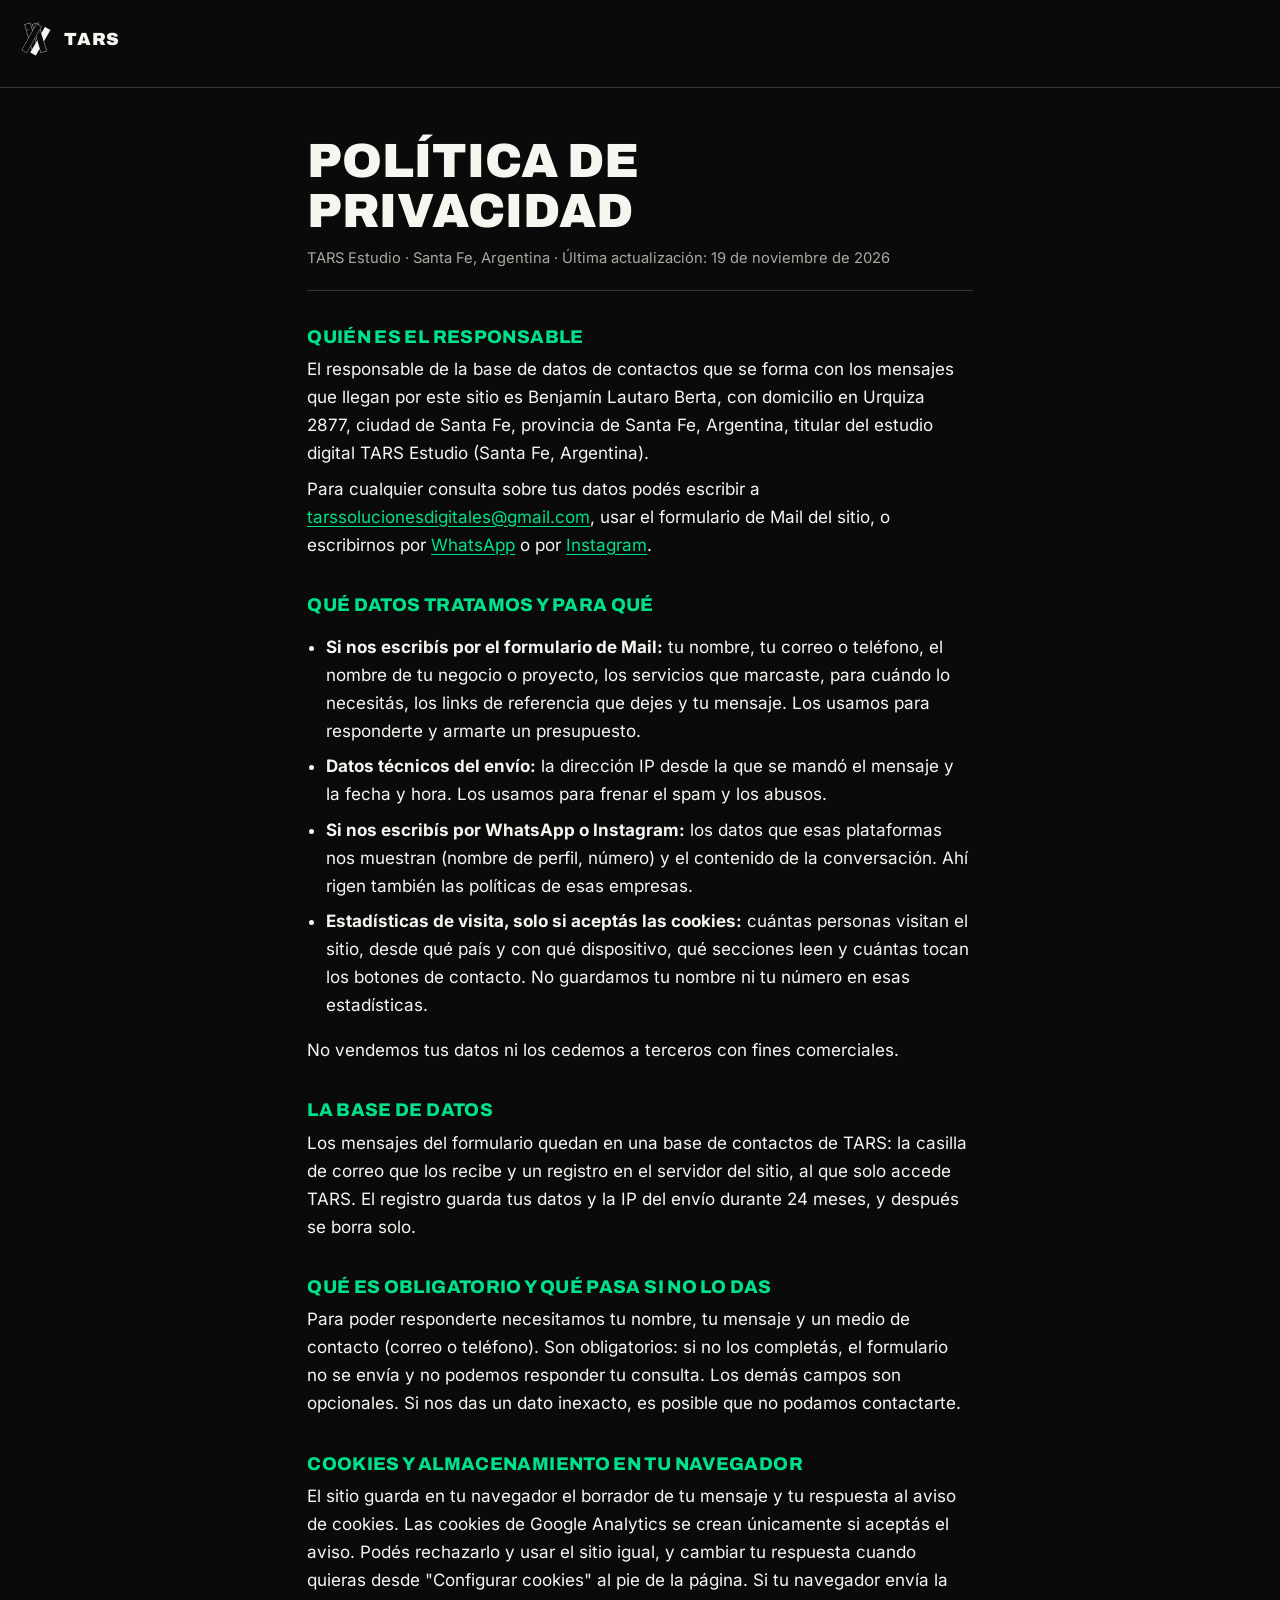
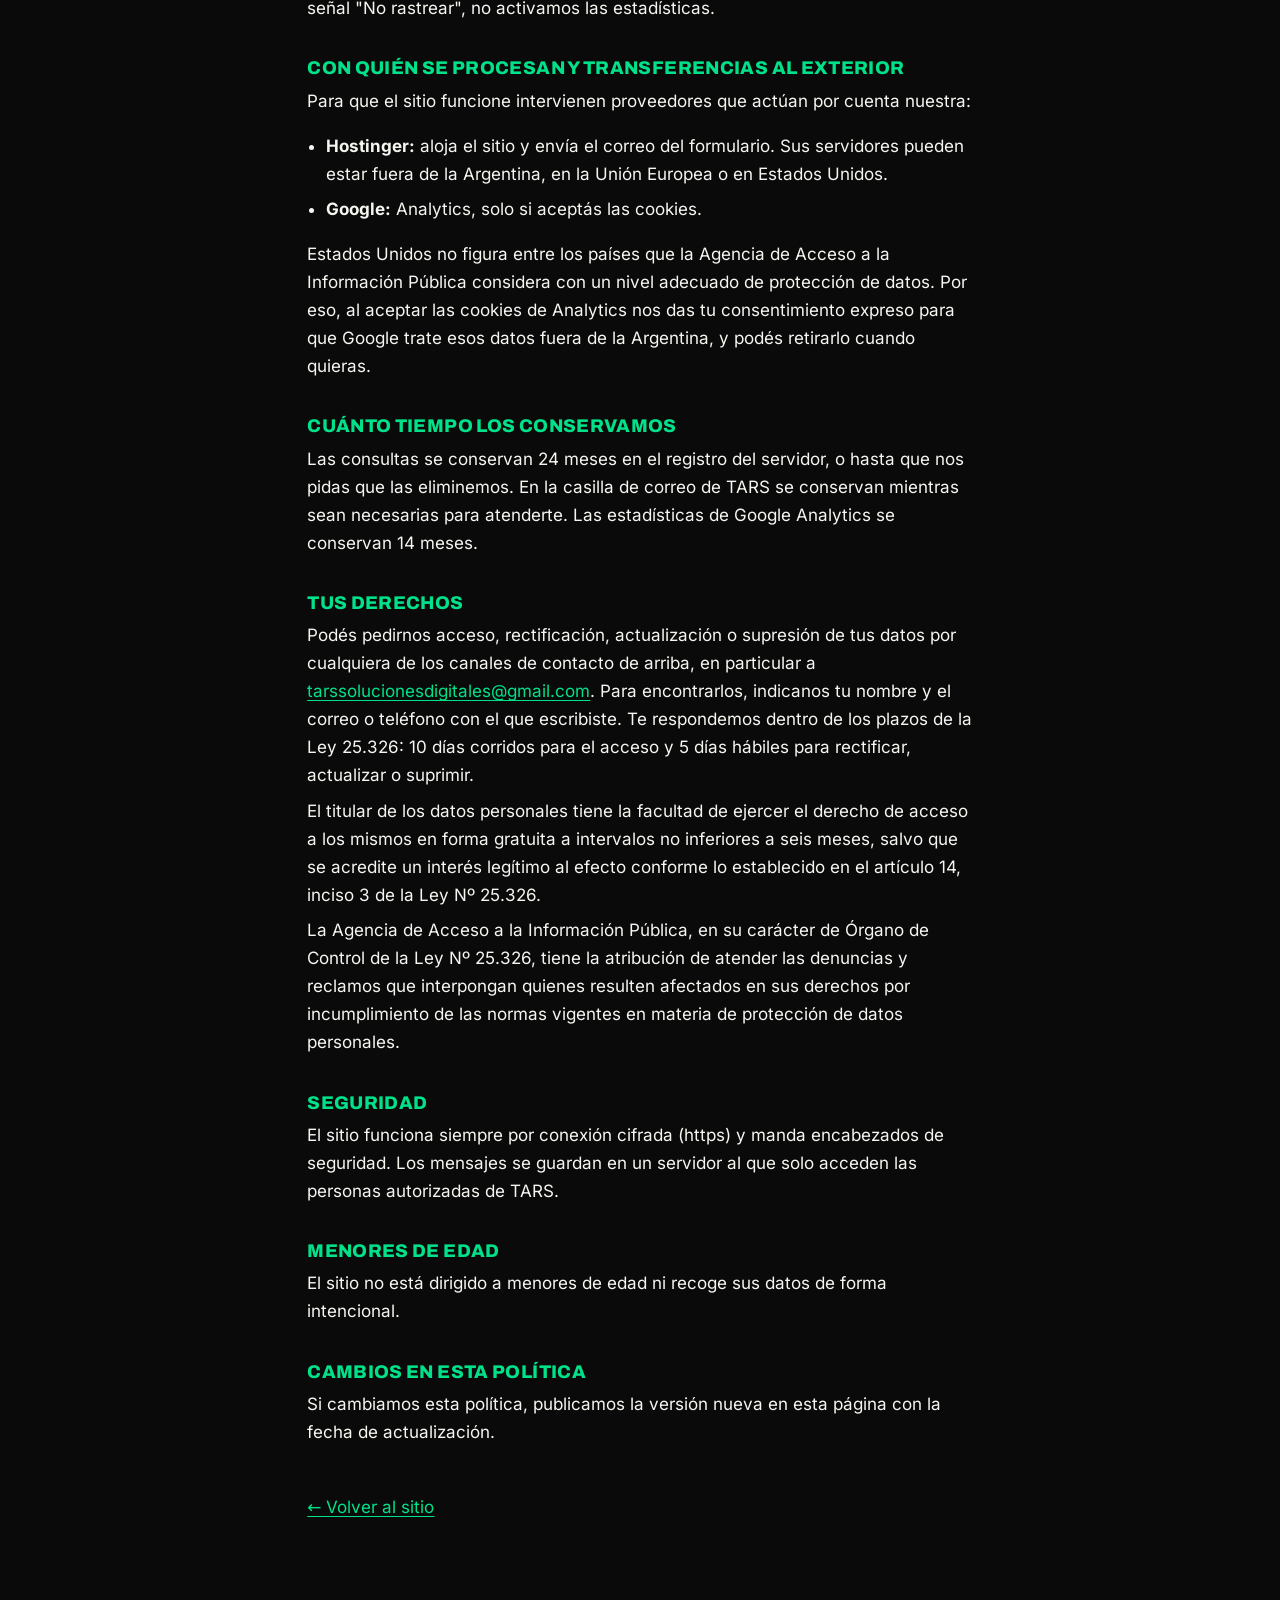
<file: privacidad/index.html>
<!DOCTYPE html>
<html lang="es-AR">
<head>
<meta charset="UTF-8">
<meta name="viewport" content="width=device-width, initial-scale=1">
<meta name="theme-color" content="#0a0a0a">
<title>Política de privacidad — TARS</title>
<meta name="description" content="Qué datos trata TARS Estudio a través de su sitio web, para qué los usa y cómo ejercer tus derechos.">
<link rel="canonical" href="https://tarsestudio.com/privacidad/">
<link rel="icon" href="../assets/favicon.png" sizes="64x64" type="image/png">
<link rel="icon" href="../assets/favicon.svg" type="image/svg+xml">
<link rel="apple-touch-icon" href="../assets/apple-touch-icon.png">
<link rel="stylesheet" href="../css/fonts.css?v=20261122">
<style>
  :root{--bg:#0a0a0a;--fg:#f6f6f1;--soft:#a9a9a2;--line:rgba(246,246,241,.18);--green:#00e28a;}
  *,*::before,*::after{box-sizing:border-box;}
  html{background:var(--bg);}
  body{margin:0;background:var(--bg);color:var(--fg);font:17px/1.65 'Inter',system-ui,sans-serif;}
  header{padding:1.4rem 1.2rem;border-bottom:1px solid var(--line);}
  header a{display:inline-flex;align-items:center;gap:.7rem;color:var(--fg);text-decoration:none;font:900 1.1rem/1 'Archivo','Arial Black',sans-serif;letter-spacing:.04em;}
  header img{width:34px;height:34px;display:block;}
  main{max-width:44rem;margin:0 auto;padding:3rem 1.2rem 5rem;}
  h1{font:900 clamp(2rem,6vw,3rem)/1.05 'Archivo','Arial Black',sans-serif;margin:0 0 .6rem;text-transform:uppercase;}
  h2{font:800 1.15rem/1.2 'Archivo','Arial Black',sans-serif;margin:2.2rem 0 .4rem;color:var(--green);text-transform:uppercase;letter-spacing:.02em;}
  p,li{margin:.45rem 0;}
  ul{padding-left:1.2rem;}
  .meta{color:var(--soft);font-size:.92rem;border-bottom:1px solid var(--line);padding-bottom:1.2rem;margin-bottom:1rem;}
  a{color:var(--green);text-underline-offset:3px;}
  .back{display:inline-block;margin-top:2.5rem;}
</style>
</head>
<body>
<header><a href="../" aria-label="TARS, volver al inicio"><img src="../assets/logo-mark-nav.png" alt="" width="34" height="34"><span>TARS</span></a></header>
<main>
<h1>Política de privacidad</h1>
<p class="meta">TARS Estudio · Santa Fe, Argentina · Última actualización: 19 de noviembre de 2026</p>

<h2>Quién es el responsable</h2>
<p>El responsable de la base de datos de contactos que se forma con los mensajes que llegan por este sitio es Benjamín Lautaro Berta, con domicilio en Urquiza 2877, ciudad de Santa Fe, provincia de Santa Fe, Argentina, titular del estudio digital TARS Estudio (Santa Fe, Argentina).</p>
<p>Para cualquier consulta sobre tus datos podés escribir a <a href="mailto:tarssolucionesdigitales@gmail.com">tarssolucionesdigitales@gmail.com</a>, usar el formulario de Mail del sitio, o escribirnos por <a href="https://wa.me/5493425226537" rel="noopener">WhatsApp</a> o por <a href="https://instagram.com/tars.estudio" rel="noopener">Instagram</a>.</p>

<h2>Qué datos tratamos y para qué</h2>
<ul>
  <li><strong>Si nos escribís por el formulario de Mail:</strong> tu nombre, tu correo o teléfono, el nombre de tu negocio o proyecto, los servicios que marcaste, para cuándo lo necesitás, los links de referencia que dejes y tu mensaje. Los usamos para responderte y armarte un presupuesto.</li>
  <li><strong>Datos técnicos del envío:</strong> la dirección IP desde la que se mandó el mensaje y la fecha y hora. Los usamos para frenar el spam y los abusos.</li>
  <li><strong>Si nos escribís por WhatsApp o Instagram:</strong> los datos que esas plataformas nos muestran (nombre de perfil, número) y el contenido de la conversación. Ahí rigen también las políticas de esas empresas.</li>
  <li><strong>Estadísticas de visita, solo si aceptás las cookies:</strong> cuántas personas visitan el sitio, desde qué país y con qué dispositivo, qué secciones leen y cuántas tocan los botones de contacto. No guardamos tu nombre ni tu número en esas estadísticas.</li>
</ul>
<p>No vendemos tus datos ni los cedemos a terceros con fines comerciales.</p>

<h2>La base de datos</h2>
<p>Los mensajes del formulario quedan en una base de contactos de TARS: la casilla de correo que los recibe y un registro en el servidor del sitio, al que solo accede TARS. El registro guarda tus datos y la IP del envío durante 24 meses, y después se borra solo.</p>

<h2>Qué es obligatorio y qué pasa si no lo das</h2>
<p>Para poder responderte necesitamos tu nombre, tu mensaje y un medio de contacto (correo o teléfono). Son obligatorios: si no los completás, el formulario no se envía y no podemos responder tu consulta. Los demás campos son opcionales. Si nos das un dato inexacto, es posible que no podamos contactarte.</p>

<h2>Cookies y almacenamiento en tu navegador</h2>
<p>El sitio guarda en tu navegador el borrador de tu mensaje y tu respuesta al aviso de cookies. Las cookies de Google Analytics se crean únicamente si aceptás el aviso. Podés rechazarlo y usar el sitio igual, y cambiar tu respuesta cuando quieras desde "Configurar cookies" al pie de la página. Si tu navegador envía la señal "No rastrear", no activamos las estadísticas.</p>

<h2>Con quién se procesan y transferencias al exterior</h2>
<p>Para que el sitio funcione intervienen proveedores que actúan por cuenta nuestra:</p>
<ul>
  <li><strong>Hostinger:</strong> aloja el sitio y envía el correo del formulario. Sus servidores pueden estar fuera de la Argentina, en la Unión Europea o en Estados Unidos.</li>
  <li><strong>Google:</strong> Analytics, solo si aceptás las cookies.</li>
</ul>
<p>Estados Unidos no figura entre los países que la Agencia de Acceso a la Información Pública considera con un nivel adecuado de protección de datos. Por eso, al aceptar las cookies de Analytics nos das tu consentimiento expreso para que Google trate esos datos fuera de la Argentina, y podés retirarlo cuando quieras.</p>

<h2>Cuánto tiempo los conservamos</h2>
<p>Las consultas se conservan 24 meses en el registro del servidor, o hasta que nos pidas que las eliminemos. En la casilla de correo de TARS se conservan mientras sean necesarias para atenderte. Las estadísticas de Google Analytics se conservan 14 meses.</p>

<h2>Tus derechos</h2>
<p>Podés pedirnos acceso, rectificación, actualización o supresión de tus datos por cualquiera de los canales de contacto de arriba, en particular a <a href="mailto:tarssolucionesdigitales@gmail.com">tarssolucionesdigitales@gmail.com</a>. Para encontrarlos, indicanos tu nombre y el correo o teléfono con el que escribiste. Te respondemos dentro de los plazos de la Ley 25.326: 10 días corridos para el acceso y 5 días hábiles para rectificar, actualizar o suprimir.</p>
<p>El titular de los datos personales tiene la facultad de ejercer el derecho de acceso a los mismos en forma gratuita a intervalos no inferiores a seis meses, salvo que se acredite un interés legítimo al efecto conforme lo establecido en el artículo 14, inciso 3 de la Ley Nº 25.326.</p>
<p>La Agencia de Acceso a la Información Pública, en su carácter de Órgano de Control de la Ley Nº 25.326, tiene la atribución de atender las denuncias y reclamos que interpongan quienes resulten afectados en sus derechos por incumplimiento de las normas vigentes en materia de protección de datos personales.</p>

<h2>Seguridad</h2>
<p>El sitio funciona siempre por conexión cifrada (https) y manda encabezados de seguridad. Los mensajes se guardan en un servidor al que solo acceden las personas autorizadas de TARS.</p>

<h2>Menores de edad</h2>
<p>El sitio no está dirigido a menores de edad ni recoge sus datos de forma intencional.</p>

<h2>Cambios en esta política</h2>
<p>Si cambiamos esta política, publicamos la versión nueva en esta página con la fecha de actualización.</p>

<a class="back" href="../">← Volver al sitio</a>
</main>
</body>
</html>
</file>
<file: css/fonts.css>
/* Fonts served from this site (no request to Google). Archivo, Inter and JetBrains Mono are
   licensed under the SIL Open Font License 1.1 (see ../assets/fonts/LICENSES.txt). Only the latin
   subset is included: it covers Spanish. Each file is a variable font, so one file serves every weight. */
@font-face{
  font-family:'Archivo';font-style:normal;font-weight:800 900;font-display:swap;
  src:url('../assets/fonts/Archivo-latin.woff2') format('woff2');
  unicode-range:U+0000-00FF,U+0131,U+0152-0153,U+02BB-02BC,U+02C6,U+02DA,U+02DC,U+0304,U+0308,U+0329,U+2000-206F,U+20AC,U+2122,U+2191,U+2193,U+2212,U+2215,U+FEFF,U+FFFD;
}
@font-face{
  font-family:'Inter';font-style:normal;font-weight:400 700;font-display:swap;
  src:url('../assets/fonts/Inter-latin.woff2') format('woff2');
  unicode-range:U+0000-00FF,U+0131,U+0152-0153,U+02BB-02BC,U+02C6,U+02DA,U+02DC,U+0304,U+0308,U+0329,U+2000-206F,U+20AC,U+2122,U+2191,U+2193,U+2212,U+2215,U+FEFF,U+FFFD;
}
@font-face{
  font-family:'JetBrains Mono';font-style:normal;font-weight:400 700;font-display:swap;
  src:url('../assets/fonts/JetBrainsMono-latin.woff2') format('woff2');
  unicode-range:U+0000-00FF,U+0131,U+0152-0153,U+02BB-02BC,U+02C6,U+02DA,U+02DC,U+0304,U+0308,U+0329,U+2000-206F,U+20AC,U+2122,U+2191,U+2193,U+2212,U+2215,U+FEFF,U+FFFD;
}
</file>
<file: css/style.css>
/* ============================================
   TARS — Soluciones Digitales · Design tokens
   ============================================ */
:root{
  --c-black:#0a0a0a;
  --c-black-soft:#121212;
  --c-white:#f6f6f1;
  --c-green:#00e28a;
  --c-blue:#2f86ff;
  --c-yellow:#ffd200;
  --c-maroon:#7a0a0a;
  --c-cyan:#00d9cb;

  --c-green-deep:#00a363;
  --c-blue-deep:#2260b8;
  --c-yellow-deep:#b89700;
  --c-maroon-deep:#580707;
  --c-cyan-deep:#009c92;

  --font-display:'Archivo', 'Arial Black', sans-serif;
  --font-body:'Inter', system-ui, sans-serif;
  --font-mono:'JetBrains Mono', monospace;
  --font-copy:'Mona Sans', 'Arial', sans-serif;
  --font-accent:'Cormorant Garamond', Georgia, serif;

  --space-1:.5rem;
  --space-2:1rem;
  --space-3:1.5rem;
  --space-4:2.5rem;
  --space-5:4rem;
  --space-6:6rem;
  --space-7:9rem;

  --ease-brutal: cubic-bezier(.6,0,.2,1);
  --dur-fast:.2s;
  --dur-med:.5s;

  --radius-0:0px;
  --nav-h:76px;
  /* the card stack is sized to the viewport that is visible with the browser bars showing (svh), so
     on phones a card never runs under the bottom bar */
  --vh:100vh;
}
@supports (height:100svh){:root{--vh:100svh;}}

@font-face{font-family:'Mona Sans';src:url('../assets/fonts/MonaSans-Bold.woff') format('woff');font-weight:700;font-display:swap;}
@font-face{font-family:'Cormorant Garamond';src:url('../assets/fonts/CormorantGaramond-Bold.woff') format('woff');font-weight:700;font-display:swap;}

*,*::before,*::after{box-sizing:border-box;}
html{scroll-behavior:smooth;}
/* Lenis drives scroll itself (rAF-eased) — native smooth-scroll would double up and fight it */
html.lenis{scroll-behavior:auto;}
html.lenis,html.lenis body{height:auto;}
@media (prefers-reduced-motion: reduce){
  html{scroll-behavior:auto;}
}

html{background:var(--c-black);}
body{
  margin:0;
  background:var(--c-black);
  color:var(--c-white);
  font-family:var(--font-body);
  font-size:16px;
  line-height:1.5;
  -webkit-font-smoothing:antialiased;
  overflow-x:hidden;
}

img,video{max-width:100%;display:block;}

a{color:inherit;text-decoration:none;}
a,button{cursor:pointer;}

h1,h2,h3,h4{
  font-family:var(--font-display);
  font-weight:900;
  text-transform:uppercase;
  letter-spacing:-.02em;
  line-height:.95;
  margin:0;
}

p{margin:0;}

::selection{background:var(--c-yellow);color:var(--c-black);}

:focus-visible{
  outline:3px solid var(--focus,var(--c-yellow));
  outline-offset:3px;
}
/* yellow ring vanishes on light/coloured fields — flip it to a colour that keeps >=3:1 */
.stack__item--green,.stack__item--blue,.stack__item--yellow,.stack__item--cyan,.cta{--focus:var(--c-black);}
.stack__item--maroon{--focus:var(--c-white);}

.outline{
  -webkit-text-stroke:2px var(--c-white);
  color:transparent;
}

/* ============ grain overlay ============ */
.grain-overlay{
  position:fixed;
  inset:0;
  z-index:9999;
  pointer-events:none;
  /* 300px seamless noise tile (25 KB) with the same tone and grain size as the old 1.7 MB scan */
  background-image:url('../assets/grain.jpg');
  background-size:300px;
  opacity:.08; /* .18 + overlay blend was muddying black text on bright bg (cyan card) toward dark teal */
  mix-blend-mode:overlay;
}

/* ============ loading screen ============ */
body.is-loading{overflow:hidden;height:100vh;}

.loader{
  position:fixed;
  inset:0;
  z-index:10000;
  display:flex;
  align-items:center;
  justify-content:center;
  background:var(--c-black);
}
.loader__mark{overflow:visible;}
/* bars filled with the loader's own black so a bar in front hides the lines behind it, exactly
   like the logo; the white bar fills in once every contour is drawn (js/loader.js) */
.loader .bar{
  fill:var(--c-black);
  stroke:var(--c-white);
  stroke-width:9.3;
  stroke-linejoin:miter;
  stroke-miterlimit:10;
}
.loader .dot{fill:var(--c-white);}
/* nothing shows until js/loader.js starts drawing (it runs after the CDN scripts, and showing the
   finished mark first would flash it before the draw starts over from empty) */
.loader .bar,.loader .dot{visibility:hidden;}
/* reduced motion / no GSAP: the finished mark, static */
.loader.is-static .bar,.loader.is-static .dot{visibility:visible;}
.loader.is-static .bar--solid{fill:var(--c-white);}

/* ============ skip link ============ */
.skip-link{
  position:absolute;
  left:var(--space-2);
  top:-60px;
  background:var(--c-yellow);
  color:var(--c-black);
  padding:.75rem 1.25rem;
  font-family:var(--font-mono);
  font-weight:700;
  z-index:10000;
  transition:top var(--dur-fast) var(--ease-brutal);
}
.skip-link:focus{top:var(--space-2);}

/* ============ buttons ============ */
.btn{
  display:inline-flex;
  align-items:center;
  gap:.6rem;
  padding:1rem 1.75rem;
  min-height:44px;
  font-family:var(--font-mono);
  font-weight:700;
  font-size:.95rem;
  text-transform:uppercase;
  letter-spacing:.03em;
  border:2px solid var(--c-white);
  border-radius:var(--radius-0);
  background:transparent;
  color:var(--c-white);
  transition:background var(--dur-fast) var(--ease-brutal),
             color var(--dur-fast) var(--ease-brutal),
             transform var(--dur-fast) var(--ease-brutal);
}
.btn:hover,.btn:focus-visible{
  background:var(--c-white);
  color:var(--c-black);
  transform:translate(-2px,-2px);
}
.btn span{transition:transform var(--dur-fast) var(--ease-brutal);}
.btn:hover span{transform:translateX(4px);}

.btn--primary{
  background:var(--c-green);
  color:var(--c-black);
  border-color:var(--c-green);
}
.btn--primary:hover,.btn--primary:focus-visible{
  background:var(--c-white);
  border-color:var(--c-white);
}

.btn--dark{
  background:var(--c-black);
  color:var(--c-white);
  border-color:var(--c-black);
}
.btn--dark:hover,.btn--dark:focus-visible{
  background:transparent;
  color:var(--c-black);
}

.btn--nav{padding:.85rem 1.4rem;font-size:.85rem;margin-left:auto;transition:opacity var(--dur-fast);}

/* ============================================
   NAV
   ============================================ */
.nav{
  position:fixed;
  top:0;left:0;right:0;
  z-index:1000;
  display:flex;
  align-items:center;
  gap:var(--space-3);
  height:var(--nav-h);
  padding:0 var(--space-3);
  background:rgba(10,10,10,.7);
  backdrop-filter:blur(10px);
  border-bottom:1px solid rgba(246,246,241,.12);
  transform:translateY(0);
  transition:transform var(--dur-med) var(--ease-brutal);
}
.nav.nav--hidden{transform:translateY(-100%);}
/* never hide the bar while a keyboard user is inside it (WCAG 2.2 focus not obscured) */
.nav.nav--hidden:focus-within{transform:translateY(0);}

.nav__logo{display:flex;align-items:center;gap:.6rem;min-height:44px;}
.nav__logo img{height:34px;width:auto;}
.nav__logo span{
  font-family:var(--font-display);
  font-weight:900;
  font-size:1.1rem;
  letter-spacing:.02em;
}

/* ---- menu trigger ---- */
.nav__menu{
  display:inline-flex;
  align-items:center;
  gap:.7rem;
  min-height:44px;
  padding:0 1.1rem;
  background:transparent;
  color:var(--c-white);
  border:2px solid var(--c-white);
  font-family:var(--font-mono);
  font-weight:700;
  font-size:.85rem;
  text-transform:uppercase;
  letter-spacing:.04em;
  transition:background var(--dur-fast) var(--ease-brutal),color var(--dur-fast) var(--ease-brutal);
}
.nav__menu:hover,.nav__menu[aria-expanded="true"]{background:var(--c-white);color:var(--c-black);}
.nav__menu-icon{position:relative;width:18px;height:10px;}
.nav__menu-icon i{
  position:absolute;left:0;right:0;
  height:2px;background:currentColor;
  transition:transform var(--dur-med) var(--ease-brutal);
}
.nav__menu-icon i:nth-child(1){top:0;}
.nav__menu-icon i:nth-child(2){bottom:0;}
.nav__menu[aria-expanded="true"] .nav__menu-icon i:nth-child(1){transform:translateY(4px) rotate(45deg);}
.nav__menu[aria-expanded="true"] .nav__menu-icon i:nth-child(2){transform:translateY(-4px) rotate(-45deg);}

/* header floats above the full-screen menu and drops its own backdrop while it's open */
body.menu-open .nav{background:transparent;backdrop-filter:none;border-bottom-color:transparent;}
body.menu-open .btn--nav{opacity:0;pointer-events:none;}
.nav{z-index:1100;}

/* While the cards are pinned and the full bar is showing (scrolling up), the pile of cards slides
   down by the bar's height so the titles stacked at the top stay readable instead of hiding behind it.
   main.js (setupNavOverStack) marks the bar while the pinned cards are on screen. Phones skip it: their
   strips carry no titles, and the shift would push the bottom of the card off screen. */
.stack__item{transition:transform var(--dur-med) var(--ease-brutal);}
@media (min-width:701px){
  .nav.nav--over-stack:not(.nav--hidden) ~ main .stack__item{transform:translateY(var(--nav-h));}
}
@media (prefers-reduced-motion: reduce){.stack__item{transition:none;}}

/* ---- full-screen menu: black sheet wipes down, giant links rise out of masks,
   each row floods with a service colour on hover (pure CSS — no JS animation needed) ---- */
.menu{
  position:fixed;
  inset:0;
  z-index:1050;
  display:grid;
  grid-template-columns:minmax(0,1fr);
  grid-template-rows:1fr auto;
  gap:var(--space-4);
  padding:calc(var(--nav-h) + var(--space-3)) var(--space-3) var(--space-3);
  background:var(--c-black);
  clip-path:inset(0 0 100% 0);
  visibility:hidden;
  overflow-y:auto;
  transition:clip-path .75s var(--ease-brutal),visibility 0s linear .75s;
}
.menu.is-open{
  clip-path:inset(0 0 0 0);
  visibility:visible;
  transition:clip-path .75s var(--ease-brutal),visibility 0s;
}
.menu__nav{display:flex;flex-direction:column;justify-content:center;min-width:0;}
.menu__link{
  position:relative;
  isolation:isolate;
  display:flex;
  align-items:center;
  gap:var(--space-3);
  padding:.35rem var(--space-2);
  border-top:2px solid rgba(246,246,241,.22);
  color:var(--c-white);
  overflow:hidden;
  transition:color .25s var(--ease-brutal);
}
.menu__link:last-child{border-bottom:2px solid rgba(246,246,241,.22);}
.menu__link::before{
  content:'';
  position:absolute;inset:0;
  z-index:-1;
  background:var(--hue);
  transform:scaleY(0);
  transform-origin:bottom;
  transition:transform .4s var(--ease-brutal);
}
.menu__link:hover,.menu__link:focus-visible{color:var(--c-black);}
.menu__link:hover::before,.menu__link:focus-visible::before{transform:scaleY(1);}
.menu__link:focus-visible{outline-offset:-6px;outline-color:var(--c-black);}
.menu__txt{display:block;overflow:hidden;flex:1;min-width:0;}
.menu__txt-in{
  display:block;
  font-family:var(--font-display);
  font-weight:900;
  text-transform:uppercase;
  letter-spacing:-.03em;
  line-height:1.02;
  font-size:clamp(2.6rem,11vw,10rem); /* single full-width column: "CONTACTO" fits at every width (the mask clips anything wider) */
  transform:translateY(112%);
  transition:transform .8s var(--ease-brutal);
  transition-delay:0s;
}
.menu.is-open .menu__txt-in{
  transform:none;
  transition-delay:calc(.28s + var(--i,0) * .08s);
}
.menu.is-open .menu__link:hover .menu__txt-in,
.menu.is-open .menu__link:focus-visible .menu__txt-in{
  transform:translateX(1.2rem);
  transition-delay:0s;
  transition-duration:.35s;
}
.menu__arrow{
  font-size:clamp(1.6rem,4vw,3rem);
  opacity:0;
  transform:translateX(-1rem);
  transition:opacity .25s,transform .35s var(--ease-brutal);
}
.menu__link:hover .menu__arrow,.menu__link:focus-visible .menu__arrow{opacity:1;transform:none;}

.menu__foot{
  display:grid;
  grid-template-columns:repeat(3,minmax(0,1fr));
  gap:var(--space-2);
  opacity:0;
  transform:translateY(24px);
  transition:opacity .4s,transform .6s var(--ease-brutal);
}
.menu.is-open .menu__foot{opacity:1;transform:none;transition-delay:.55s;}
/* contact tiles echo the rows above: bordered, then flood with a colour on hover */
.menu__social{
  position:relative;
  isolation:isolate;
  overflow:hidden;
  display:flex;
  align-items:center;
  justify-content:space-between;
  gap:var(--space-2);
  min-height:64px;
  padding:1rem 1.25rem;
  border:2px solid rgba(246,246,241,.7);
  color:var(--c-white);
  font-family:var(--font-mono);
  font-weight:700;
  font-size:.95rem;
  text-transform:uppercase;
  letter-spacing:.03em;
  transition:color .25s var(--ease-brutal);
}
.menu__social::before{
  content:'';
  position:absolute;inset:0;
  z-index:-1;
  background:var(--hue);
  transform:scaleY(0);
  transform-origin:bottom;
  transition:transform .4s var(--ease-brutal);
}
.menu__social:hover,.menu__social:focus-visible{color:var(--c-black);}
.menu__social:hover::before,.menu__social:focus-visible::before{transform:scaleY(1);}
.menu__social:focus-visible{outline-offset:-6px;outline-color:var(--c-black);}
.menu__social span:last-child{transition:transform .35s var(--ease-brutal);}
.menu__social:hover span:last-child,.menu__social:focus-visible span:last-child{transform:translate(3px,-3px);}

@media (max-width:600px){
  .menu__arrow{display:none;}
  .menu__link{gap:var(--space-2);}
  .menu__txt-in{font-size:clamp(2.2rem,9.5vw,5rem);}
  .menu__foot{grid-template-columns:1fr;gap:.5rem;}
  .menu__social{min-height:52px;}
}

@media (prefers-reduced-motion: reduce){
  .menu,.menu.is-open{transition:none;clip-path:none;}
  .menu{visibility:hidden;}
  .menu.is-open{visibility:visible;}
  .menu__txt-in,.menu.is-open .menu__txt-in{transform:none;transition:none;}
  .menu__foot{opacity:1;transform:none;transition:none;}
}

/* ============================================
   HERO
   ============================================ */
.hero{
  position:relative;
  min-height:100svh;
  overflow:hidden;
  perspective:1000px;
  perspective-origin:50% 50%;
  transform-style:preserve-3d;
}
/* plain layout wrapper only — no transform of its own, so every layer below
   sits directly in .hero's 3D space instead of compounding through nested origins */
.hero__scene{
  position:relative;
  width:100%;
  min-height:100svh;
  display:grid;
  grid-template-rows:minmax(0,1fr) auto; /* row 1: giant wordmark takes whatever is left above the headline block */
  padding:calc(var(--nav-h) + var(--space-3)) var(--space-3) var(--space-5);
}
.hero__video{
  position:absolute;
  inset:0;
  width:100%;height:100%;
  object-fit:cover;
  z-index:0;
  pointer-events:none;
  opacity:.4; /* bright white contour lines: dimmed so the white wordmark stays the focus */
}
/* giant wordmark (Analogue-style): solid white on black, sized to the space above the headline so
   the two never overlap — container query units (cqh) read that leftover height directly */
.hero__bgword{
  position:relative;
  z-index:1;
  container-type:size;
  display:grid;
  place-items:center;
  min-height:0;
  pointer-events:none;
  user-select:none;
}
.hero__bgword > span{
  display:block;
  text-align:center;
  font-family:var(--font-display);
  font-weight:900;
  text-transform:uppercase;
  font-size:min(24cqw,50cqh);
  line-height:.8;
  letter-spacing:-.06em;
  color:var(--c-white);
}
.hero__frame{
  position:absolute;
  inset:var(--space-3);
  z-index:2;
  pointer-events:none;
  transform:translateZ(0);
  will-change:transform;
}
.hero__frame::before,.hero__frame::after{
  content:'';
  position:absolute;
  width:64px;height:64px;
  border-color:var(--c-white);
  border-style:solid;
  opacity:.7;
}
.hero__frame::before{
  top:0;left:0;
  border-width:2px 0 0 2px;
}
.hero__frame::after{
  bottom:0;right:0;
  border-width:0 2px 2px 0;
}

.hero__bgline{
  display:block;
  overflow:hidden; /* mask for the rise-in entrance */
  padding:.05em .1em; /* side room: negative tracking makes the line box narrower than the ink, and the mask would clip the last letter */
}
.hero__bgline i{display:block;font-style:normal;will-change:transform;}
.sr-only{
  position:absolute;
  width:1px;height:1px;
  margin:-1px;padding:0;
  overflow:hidden;
  clip:rect(0 0 0 0);
  white-space:nowrap;
  border:0;
}

.hero__brand{
  position:absolute;
  top:var(--space-4);
  right:var(--space-3);
  z-index:3;
  width:min(160px,22vw);
  opacity:.9;
  mix-blend-mode:screen; /* PNG ships with a black backdrop — screen drops it so no box shows */
  transform:translateZ(0);
  will-change:transform;
}

/* ---- image trail (hover gallery): images drop under the cursor as it moves over the hero ---- */
.hero__trail{
  position:absolute;
  inset:0;
  z-index:5;
  pointer-events:none;
  overflow:hidden;
}
.hero__trail img{
  position:absolute;
  top:0;left:0;
  /* cut-outs of every shape fit the same square box, so a tall one (the figure) isn't twice the
     size of a wide one */
  width:clamp(140px,17vw,300px);
  height:clamp(140px,17vw,300px);
  object-fit:contain;
  opacity:0;
  pointer-events:none;
  will-change:transform;
  filter:drop-shadow(0 24px 40px rgba(0,0,0,.55)); /* follows the cut-out shape; box-shadow would draw a rectangle */
}
@media (prefers-reduced-motion: reduce){
  .hero__trail{display:none;}
}

.hero__pause{
  position:absolute;
  z-index:4;
  left:var(--space-3);
  top:calc(var(--nav-h) + var(--space-3));
  width:44px;height:44px;
  display:flex;align-items:center;justify-content:center;
  background:rgba(10,10,10,.55);
  border:2px solid var(--c-white);
  color:var(--c-white);
  transition:background var(--dur-fast) var(--ease-brutal),color var(--dur-fast) var(--ease-brutal);
}
.hero__pause:hover{background:var(--c-white);color:var(--c-black);}
.hero__pause-icon{
  width:4px;height:16px;
  background:currentColor;
  box-shadow:8px 0 0 currentColor; /* two bars = pause */
  margin-right:8px;
}
.hero__pause[aria-pressed="true"] .hero__pause-icon{
  width:0;height:0;
  margin-right:0;
  background:none;
  box-shadow:none;
  border-style:solid;
  border-width:8px 0 8px 13px;
  border-color:transparent transparent transparent currentColor; /* triangle = play */
}

@media (prefers-reduced-motion: reduce){
  .hero{perspective:none;}
  .hero__frame,
  .hero__brand{transform:none !important;}
}

/* ============================================
   MARQUEE
   ============================================ */
.marquee{
  border-top:2px solid var(--c-white);
  border-bottom:2px solid var(--c-white);
  background:var(--c-black);
  overflow:hidden;
  padding:var(--space-3) 0;
  position:relative;
  z-index:2;
}
.marquee__track{
  display:flex;
  width:max-content;
  animation:marquee 45s linear infinite;
}
.marquee__item{
  display:inline-flex;
  align-items:center;
  gap:.28em;
  padding:0 1.2rem;
  font-family:var(--font-display);
  font-weight:900;
  text-transform:uppercase;
  font-size:clamp(2.4rem,7.5vw,6.5rem);
  line-height:1.05;
  letter-spacing:-.03em;
  white-space:nowrap;
  color:var(--c-white);
}
.marquee__item i{font-style:normal;}
.marquee__sep{color:var(--c-green);font-weight:900;margin-left:.4em;}
@keyframes marquee{
  from{transform:translateX(0);}
  to{transform:translateX(-50%);}
}
@media (prefers-reduced-motion: reduce){
  .marquee__track{animation:none;}
}

/* ============================================
   SERVICES — sticky stack
   ============================================ */
/* gap above the first card matches the stack's side gutter (.stack__step left/right) */
.services{position:relative;z-index:2;background:var(--c-black);padding-top:var(--space-3);}
@media (max-width:600px){.services{padding-top:var(--space-1);}}

/* Each card sits in its own absolutely-positioned .stack__step instead of sharing one flow
   container. A shared container makes cards release their sticky lock at DIFFERENT scrollY
   (whichever card has the smallest sticky `top` offset holds on longest) — the last card to
   arrive ends up the FIRST to peel off and fly away solo, over everyone else still stuck below.
   Giving each card its own step, sized so step.top + step.height lands on the SAME target
   scrollY for every card, makes all five release simultaneously and ride up together.
   --step is one card's screen height plus --hold: the extra scroll each card spends alone on top,
   building its drawing and copy, before the next one starts sliding over it. Adding the same
   amount to every step's offset AND size keeps the simultaneous-release math intact. */
.stack{
  --hold:560px;
  --step:calc(var(--vh) - var(--nav-h) - 32px + var(--hold));
  /* cards pin from near the very top: the nav hides itself while scrolling down, so its strip
     is used for card instead of being left empty */
  --top0:var(--space-2);
  --gap-b:var(--space-2);  /* room under the lowest pinned card */
  --off-max:176px;         /* sticky offset of the last card (4 sliver strips of 44px) */
  /* each step ends at 5 x --step + --end + its card's --off: with every card the same height,
     that is what makes all five release on the same scroll position */
  --end:calc(116px + var(--tail));
  /* the five title strips stay pinned for --tail more scroll after the last card; the negative
     bottom margin pulls the next section up by one screen so it slides over them, covering the
     strips exactly as they release. Sized so that section's top sits right at the last card's
     bottom edge when that card starts folding (main.js), and then rides up with it */
  /* (derived from the step geometry; stays exact when --off-max / --top0 / --gap-b change) */
  --tail:calc(var(--vh) - var(--hold) * .1 + var(--nav-h) - 64px - 2 * (var(--off-max) + var(--top0) + var(--gap-b)));
  position:relative;height:calc(var(--step) * 5 + var(--end) + var(--off-max) + var(--gap-b));padding:0 var(--space-3);
  margin-bottom:calc(var(--top0) - var(--vh));
}
.stack__step{position:absolute;left:var(--space-3);right:var(--space-3);}
.stack__step:nth-child(1){top:0;height:calc(var(--step) * 5 + var(--end) + var(--off));}
.stack__step:nth-child(2){top:var(--step);height:calc(var(--step) * 4 + var(--end) + var(--off));}
.stack__step:nth-child(3){top:calc(var(--step) * 2);height:calc(var(--step) * 3 + var(--end) + var(--off));}
.stack__step:nth-child(4){top:calc(var(--step) * 3);height:calc(var(--step) * 2 + var(--end) + var(--off));}
.stack__step:nth-child(5){top:calc(var(--step) * 4);height:calc(var(--step) + var(--end) + var(--off));}
.stack__item{
  position:sticky;
  display:block;
  color:var(--c-black);
  background:transparent; /* no backing chip on any card — the corner cutout just shows whatever real card sits behind on screen */
}
.stack__item{top:calc(var(--top0) + var(--off));}
.stack__step:nth-child(1){--off:0px;}
.stack__step:nth-child(2){--off:44px;}
.stack__step:nth-child(3){--off:88px;}
.stack__step:nth-child(4){--off:132px;}
.stack__step:nth-child(5){--off:176px;}
.stack__item--blue{color:var(--c-white);}
.stack__item--maroon{color:var(--c-white);}
.stack__item--green{--card-bg:var(--c-green);}
.stack__item--blue{--card-bg:var(--c-blue-deep);}
.stack__item--yellow{--card-bg:var(--c-yellow);}
.stack__item--maroon{--card-bg:var(--c-maroon);}
.stack__item--cyan{--card-bg:var(--c-cyan);}

.stack__shape{
  position:relative;
  /* every card the same height: whatever fits under the LAST card's pinned spot, so each one is
     seen whole while it's on top (the earlier ones end higher and the next card covers them) */
  height:calc(var(--vh) - var(--top0) - var(--off-max) - var(--gap-b));
  padding:var(--space-5) var(--space-4);
  overflow:hidden;
  border-radius:35px;
  /* two equal columns that fill the whole card: copy on the left, drawing on the right */
  display:grid;
  grid-template-columns:minmax(0,1fr) minmax(0,1fr);
  grid-template-rows:minmax(0,1fr);
  column-gap:var(--space-5);
  /* this card's REAL color lives here, not on .stack__item — set explicitly per variant below */
}
/* End of the stack, driven by main.js (setupStackCollapse): the cards behind tuck into their strip
   (kept `radius` taller than the strip to fill the rounded top corners of the card in front), and
   the last card folds up to its own strip as --fold goes 0 → 1. Percentages, so the clip always
   follows the card's real height. */
.stack__shape.is-tucked{
  clip-path:inset(0 0 calc(100% - var(--sliver) - var(--radius)) 0 round var(--radius) var(--radius) 0 0);
}
.stack__shape.is-folding{
  --bottom-fold:calc(var(--radius) - var(--fold,0) * (var(--radius) - var(--bottom-r)));
  clip-path:inset(0 0 calc(var(--fold,0) * (100% - var(--sliver))) 0 round var(--radius) var(--radius) var(--bottom-fold) var(--bottom-fold));
}
/* per-card line illustration, built by scroll while the card holds the top of the stack. It
   takes its whole grid cell and the SVG scales to the largest size that fits (meet), so the
   drawing is as big as the card allows. Every shape is filled with the card's own colour, so
   whatever sits in front hides the lines behind it — painter's order is the depth order. */
.stack__art{
  --sw:4.75;
  grid-column:2;
  grid-row:1;
  min-width:0;
  min-height:0;
  pointer-events:none;
}
.stack__art--logo{--sw:9.3;}
.stack__art svg{width:100%;height:100%;display:block;overflow:visible;}
.stack__art .art *{
  fill:var(--card-bg);
  stroke:currentColor;
  stroke-width:var(--sw);
  stroke-linejoin:miter;
  stroke-miterlimit:10;
}
.stack__art .nofill{fill:none;}
.stack__art .pop{fill:currentColor;stroke:none;}
/* copy box: whatever height is left under the title. main.js sets the paragraph inside it as
   real glyph outlines sized to fill this box, and writes them letter by letter with the scroll */
.stack__expand{
  position:relative;
  margin-top:var(--space-4);
  flex:1;
  min-height:0;
  overflow:hidden;
}
/* no-JS / fallback look — same type as the written version */
.stack__why{
  font-family:var(--font-copy);
  font-weight:700;
  text-transform:uppercase;
  font-size:clamp(1.5rem,2.9vw,3.2rem);
  line-height:1;
  letter-spacing:-.01em;
}
.stack__why em{
  font-family:var(--font-accent);
  font-style:normal;
  font-size:1.12em;
}
/* once the glyphs are drawn, the <p> stays only for screen readers */
.stack__expand.is-written .stack__why{
  position:absolute;
  width:1px;height:1px;
  margin:-1px;
  overflow:hidden;
  clip:rect(0 0 0 0);
  white-space:nowrap;
}
.stack__write{display:block;width:100%;height:auto;overflow:visible;}
.stack__write path{
  fill:currentColor;
  stroke:currentColor;
  stroke-linejoin:round;
  stroke-linecap:round;
  visibility:hidden;
}
.stack__item--green .stack__shape{background:var(--c-green);}
.stack__item--blue .stack__shape{background:var(--c-blue-deep);} /* var(--c-blue) alone is only 3.24:1 against white body text — fails WCAG AA 4.5:1; this deeper tone clears it */
.stack__item--yellow .stack__shape{background:var(--c-yellow);}
.stack__item--maroon .stack__shape{background:var(--c-maroon);}
.stack__item--cyan .stack__shape{background:var(--c-cyan);}
.stack__item--cyan .stack__shape{box-shadow:0 24px 50px -16px rgba(0,0,0,.5);}

.stack__inner{
  grid-column:1;
  grid-row:1;
  min-width:0;
  min-height:0;
  height:100%;
  display:flex;
  flex-direction:column;
  container-type:inline-size;
}
/* as big as the copy column allows: 15% of its width, unless the title's longest word (--longest,
   in em of Archivo Black caps) would not fit on one line at that size — then that word sets it */
.stack__inner h3{
  font-size:min(15cqi, calc(97cqi / var(--longest, 5)));
  overflow-wrap:break-word;
  flex-shrink:0;
}
.stack__item--green h3{--longest:3.9;}   /* LOGOS — starting values; main.js measures the real ones */
.stack__item--blue h3{--longest:4.25;}   /* VIDEOS */
.stack__item--yellow h3{--longest:5.1;}  /* GESTIÓN */
.stack__item--maroon h3{--longest:7.8;}  /* INMOBILIARIO */
.stack__item--cyan h3{--longest:4.3;}    /* DISEÑO */
.stack__title-in{display:block;}
.stack__cta{margin-top:var(--space-4);flex-shrink:0;}
/* the call-to-action is a direct child of the card (not of the text column) so a phone can put it
   under the drawing; on wide cards it still sits under the paragraph, in the left column */
.stack__shape:has(> .stack__cta){grid-template-rows:minmax(0,1fr) auto;}
.stack__shape:has(> .stack__cta) > .stack__art{grid-row:1 / span 2;}
.stack__shape > .stack__cta{grid-column:1;grid-row:2;align-self:end;justify-self:start;}
/* one-line title shown in the sliver once the next card covers this one (built by main.js) */
.stack__peek{
  position:absolute;
  top:0;
  left:var(--space-4);
  right:var(--space-4);
  display:flex;
  align-items:center;
  font-family:var(--font-display);
  font-weight:900;
  text-transform:uppercase;
  letter-spacing:-.02em;
  line-height:1;
  white-space:nowrap;
  overflow:hidden;
  opacity:0;
  pointer-events:none;
}
.stack__item--cyan .btn{border-color:var(--c-black);color:var(--c-black);}
.stack__item--cyan .btn:hover{background:var(--c-black);color:var(--c-cyan);}

/* ============================================
   PROCESO / CÓMO TRABAJAMOS
   ============================================ */
/* on screens with room for it the section is a tall scroll track with a sticky, full-screen
   stage inside: the stage stays put while the scroll drops each step into place (main.js) */
.process{
  position:relative;z-index:2;
  background:var(--c-black);
  /* it slides up over the folded card strips: a rounded, hairline-edged top makes it read as a
     sheet passing over them rather than black simply eating them */
  border-radius:35px 35px 0 0;
  border-top:1px solid rgba(246,246,241,.2);
}
.process__grid{
  display:grid;
  grid-template-columns:minmax(0,5fr) minmax(0,7fr);
  gap:var(--space-5);
  align-items:center;
  padding:var(--space-5) var(--space-3) var(--space-6);
}
/* the stage sticks just under the nav at its own height (not a centred 100vh box, which left
   a screen-sized gap after the cards) */
@media (min-width:701px) and (min-height:620px){
  .process{height:420vh;}
  .process__grid{
    position:sticky;
    top:var(--nav-h);
    padding:var(--space-4) var(--space-3);
  }
}
.process__label{
  font-family:var(--font-mono);
  color:var(--c-green);
  text-transform:uppercase;
  letter-spacing:.1em;
  font-size:clamp(.9rem,1.1vw,1.1rem);
  margin-bottom:var(--space-3);
}
.process__title{
  font-family:var(--font-copy);
  font-weight:700;
  text-transform:uppercase;
  letter-spacing:-.02em;
  line-height:.95;
  font-size:clamp(2.6rem,min(6.2vw,10vh),7.5rem);
}
.process__title em{
  font-family:var(--font-accent);
  font-style:normal;
  font-size:1.12em;
  color:var(--c-green);
}
/* steps hang off a vertical rail (placed by main.js from the first node's centre to the last
   one's); the white fill advances to each node as its step lands */
.process__track{position:relative;--node:clamp(64px,10vh,104px);}
.process__rail{
  position:absolute;
  left:calc(var(--node) / 2 - 1px);
  width:2px;
  background:rgba(246,246,241,.15);
}
.process__rail-fill{
  position:absolute;inset:0;
  background:var(--c-white);
  transform-origin:top center;
}
.process__steps{list-style:none;margin:0;padding:0;}
.process__step{
  position:relative;
  display:grid;
  grid-template-columns:var(--node) minmax(0,1fr);
  column-gap:var(--space-4);
  align-items:center;
  padding:clamp(.5rem,2vh,1.75rem) 0;
}
.process__node{
  position:relative;
  width:var(--node);height:var(--node);
  border-radius:50%;
  border:2px solid rgba(246,246,241,.25);
  background:var(--c-black);
  display:grid;
  place-items:center;
  color:var(--hue);
}
.process__node svg{
  width:54%;height:54%;
  fill:none;
  stroke:currentColor;
  stroke-width:2;
  stroke-linecap:round;
  stroke-linejoin:round;
}
.process__node .knob{fill:var(--c-black);}
.process__body h3{font-size:clamp(2.2rem,min(5vw,8vh),6rem);}
.process__body p{
  margin-top:.4rem;
  max-width:44ch;
  font-size:clamp(1rem,min(1.4vw,2.3vh),1.5rem);
  line-height:1.4;
  color:rgba(246,246,241,.72);
}

@media (min-width:701px) and (max-width:1023px){
  .stack__shape{column-gap:var(--space-4);padding:var(--space-4) var(--space-3);}
}
@media (max-width:700px){
  .process__grid{grid-template-columns:minmax(0,1fr);gap:var(--space-4);}
}
@media (min-width:701px) and (max-width:1023px){
  .process__grid{gap:var(--space-3);}
  .process__step{column-gap:var(--space-3);}
  .process__track{--node:clamp(56px,9vh,84px);}
}
@media (max-width:600px){
  .process{border-radius:18px 18px 0 0;}
  .process__grid{padding:var(--space-5) var(--space-2);}
  .process__track{--node:56px;}
  .process__step{column-gap:var(--space-3);padding:var(--space-3) 0;}
}

/* ============================================
   CTA
   ============================================ */
.cta{
  position:relative;z-index:2;
  background:var(--c-white);
  color:var(--c-black);
  padding:var(--space-7) var(--space-3);
  text-align:center;
}
.cta__label{
  font-family:var(--font-mono);
  text-transform:uppercase;
  letter-spacing:.1em;
  font-size:.9rem;
  margin-bottom:var(--space-3);
}
.cta h2{
  font-size:clamp(2.4rem,8vw,5.5rem);
  -webkit-text-stroke:0;
}
.cta .outline{-webkit-text-stroke:2px var(--c-black);color:transparent;}
.cta__buttons{
  display:flex;
  justify-content:center;
  flex-wrap:wrap;
  gap:var(--space-2);
  margin-top:var(--space-4);
}
.cta .btn{border-color:var(--c-black);color:var(--c-black);}
.cta .btn:hover{background:var(--c-black);color:var(--c-white);}
.cta .btn--primary{background:var(--c-black);color:var(--c-white);}
.cta .btn--primary:hover{background:var(--c-green);border-color:var(--c-green);color:var(--c-black);}

/* ---- mail composer: opens in place under the contact buttons ---- */
.cta .btn[aria-expanded="true"]{background:var(--c-black);color:var(--c-white);}
button.btn{cursor:pointer;}
.mailbox{
  display:grid;
  grid-template-rows:0fr;
  text-align:left;
  scroll-margin-top:calc(var(--nav-h) + var(--space-2));
  transition:grid-template-rows .7s var(--ease-brutal);
}
.mailbox.is-open{grid-template-rows:1fr;}
.mailbox__clip{min-height:0;overflow:hidden;visibility:hidden;transition:visibility 0s .7s;}
.mailbox.is-open .mailbox__clip{visibility:visible;transition-delay:0s;}
.mailbox__inner{max-width:860px;margin:0 auto;padding:var(--space-6) 0 var(--space-2);}
.mailbox__head{margin-bottom:var(--space-5);}
.mailbox__title{
  font-family:var(--font-display);
  font-weight:900;
  text-transform:uppercase;
  font-size:clamp(2rem,5vw,3.6rem);
  line-height:.95;
  margin:0 0 var(--space-2);
}
.mailbox__title:focus{outline:none;}
.mailbox__lead{margin:0;font-size:1.05rem;color:rgba(10,10,10,.78);}
.mailform{display:grid;gap:var(--space-3);min-width:0;}
.field{display:grid;gap:.5rem;min-width:0;margin:0;padding:0;border:0;}
.field-row{display:grid;grid-template-columns:repeat(2,minmax(0,1fr));gap:var(--space-3);}
.field label,.field legend{
  padding:0;
  font-family:var(--font-mono);
  font-weight:700;
  font-size:.8rem;
  text-transform:uppercase;
  letter-spacing:.08em;
}
.field label b,.field legend b{color:#b00020;}
.field input,.field textarea,.field select{
  width:100%;
  min-height:52px;
  padding:.85rem 1rem;
  font:inherit;
  font-size:1rem;
  color:var(--c-black);
  background:transparent;
  border:2px solid var(--c-black);
  border-radius:0;
  transition:box-shadow var(--dur-fast) var(--ease-brutal),transform var(--dur-fast) var(--ease-brutal);
}
.field select{appearance:none;background:transparent url("data:image/svg+xml,%3Csvg xmlns='http://www.w3.org/2000/svg' width='14' height='9' viewBox='0 0 14 9'%3E%3Cpath d='M1 1l6 6 6-6' fill='none' stroke='%230a0a0a' stroke-width='2'/%3E%3C/svg%3E") no-repeat right 1rem center;padding-right:2.6rem;}
.field textarea{min-height:190px;resize:vertical;line-height:1.5;}
.field input::placeholder,.field textarea::placeholder{color:rgba(10,10,10,.6);}
.field input:focus,.field textarea:focus,.field select:focus{
  outline:3px solid var(--c-black);
  outline-offset:3px;
  box-shadow:6px 6px 0 var(--c-black);
  transform:translate(-3px,-3px);
}
.field [aria-invalid="true"]{border-color:#b00020;}
.field__hint{margin:0;font-size:.85rem;color:rgba(10,10,10,.7);}
.field__error{margin:0;font-family:var(--font-mono);font-weight:700;font-size:.82rem;color:#b00020;}
.chips{display:flex;flex-wrap:wrap;gap:.6rem;}
.chip{position:relative;display:inline-flex;}
.chip input{position:absolute;inset:0;width:100%;height:100%;min-height:0;margin:0;opacity:0;cursor:pointer;}
.chip span{
  display:inline-flex;
  align-items:center;
  gap:.55rem;
  min-height:46px;
  padding:.5rem 1rem;
  font-family:var(--font-mono);
  font-weight:700;
  font-size:.82rem;
  text-transform:uppercase;
  letter-spacing:.03em;
  border:2px solid var(--c-black);
  background:transparent;
  color:var(--c-black);
  transition:background var(--dur-fast) var(--ease-brutal),color var(--dur-fast) var(--ease-brutal),transform var(--dur-fast) var(--ease-brutal);
}
.chip span::before{content:"";width:12px;height:12px;background:var(--hue);border:2px solid var(--c-black);}
.chip:hover span{transform:translate(-2px,-2px);}
.chip input:checked + span{background:var(--hue);color:var(--ink);}
.chip input:checked + span::before{background:var(--ink);border-color:var(--ink);}
.chip input:focus-visible + span{outline:3px solid var(--c-black);outline-offset:3px;}
.mailform__reset{
  justify-self:start;
  min-height:44px;
  padding:0;
  background:none;
  border:0;
  border-bottom:2px solid currentColor;
  font-family:var(--font-mono);
  font-weight:700;
  font-size:.82rem;
  text-transform:uppercase;
  letter-spacing:.06em;
  color:var(--c-black);
  cursor:pointer;
}
.mailform__reset:hover{color:var(--c-maroon);}

.mailactions{margin-top:var(--space-2);}
.mailsend{width:100%;justify-content:space-between;padding:1.25rem 1.75rem;font-size:1.05rem;}
.cta .mailsend{background:var(--c-black);color:var(--c-white);}
.cta .mailsend:hover,.cta .mailsend:focus-visible{background:var(--c-green);border-color:var(--c-green);color:var(--c-black);}
.mailsend:disabled{opacity:.6;cursor:progress;transform:none;}
.mailalt{display:grid;gap:var(--space-1);}
.mailalt p{margin:0;font-family:var(--font-mono);font-size:.78rem;text-transform:uppercase;letter-spacing:.08em;color:rgba(10,10,10,.7);}
.mailalt__btns{display:flex;flex-wrap:wrap;gap:var(--space-1);}
.btn--small{padding:.65rem 1rem;font-size:.78rem;}
.field__hint--row{margin:calc(var(--space-2) * -1) 0 0;}
.hp{position:absolute;left:-9999px;width:1px;height:1px;overflow:hidden;}
.mailthanks{display:grid;gap:var(--space-2);justify-items:start;padding:var(--space-4);border:2px solid var(--c-black);background:var(--c-green);}
.mailform[hidden],.mailthanks[hidden]{display:none;}
.mailthanks:focus{outline:none;}
.mailthanks h3{font-family:var(--font-display);font-weight:900;text-transform:uppercase;font-size:clamp(2rem,5vw,3.4rem);line-height:.95;margin:0;}
.mailthanks p{margin:0;font-size:1.1rem;max-width:44ch;}
.mailthanks .btn{margin-top:var(--space-1);}
.mailstatus{min-height:1.5em;margin:0;font-family:var(--font-mono);font-weight:700;font-size:.85rem;}
.mailfoot{display:flex;flex-wrap:wrap;align-items:center;justify-content:space-between;gap:var(--space-2);}
.mailfoot p{margin:0;font-size:.95rem;}
.mailfoot a{text-decoration:underline;text-underline-offset:.2em;}
.mailfoot a:hover{color:var(--c-maroon);}

@media (max-width:600px){
  .field-row{grid-template-columns:minmax(0,1fr);}
  .mailbox__inner{padding-top:var(--space-5);}
}
@media (prefers-reduced-motion: reduce){
  .mailbox,.mailbox__clip{transition:none;}
  .field input:focus,.field textarea:focus,.field select:focus,.chip:hover span{transform:none;}
}

/* ============================================
   FOOTER
   ============================================ */
.footer{
  position:relative;z-index:2;
  background:var(--c-black);
  padding:var(--space-5) var(--space-3) var(--space-3);
  border-top:2px solid var(--c-white);
}
.footer__top{
  display:flex;
  justify-content:space-between;
  align-items:flex-start;
  flex-wrap:wrap;
  gap:var(--space-4);
  padding-bottom:var(--space-4);
}
.footer__logo img{width:132px;height:auto;}
.footer__nav{
  display:flex;
  flex-direction:column;
  gap:.6rem;
  font-family:var(--font-mono);
  text-transform:uppercase;
  font-size:.9rem;
}
.footer__social{
  display:flex;
  gap:var(--space-2);
  font-family:var(--font-mono);
  text-transform:uppercase;
  font-size:.9rem;
}
.footer__social a{border-bottom:2px solid transparent;}
/* footer links are small mono text: give them a finger-sized hit area without changing the look */
.footer__nav a,.footer__social a{display:inline-flex;align-items:center;justify-content:center;min-height:44px;min-width:44px;}
.footer__nav{gap:0;}
.footer__social a:hover{border-color:var(--c-green);}
.footer__bottom{
  display:flex;
  justify-content:space-between;
  flex-wrap:wrap;
  gap:var(--space-1);
  padding-top:var(--space-3);
  border-top:1px solid rgba(246,246,241,.15);
  font-family:var(--font-mono);
  font-size:.75rem;
  opacity:.6;
}

.to-top{
  position:fixed;
  right:var(--space-3);
  bottom:var(--space-3);
  z-index:900;
  width:48px;height:48px;
  display:flex;
  align-items:center;
  justify-content:center;
  background:var(--c-white);
  color:var(--c-black);
  border:2px solid var(--c-black);
  font-size:1.2rem;
  opacity:0;
  transform:translateY(10px);
  pointer-events:none;
  transition:opacity var(--dur-fast) var(--ease-brutal),transform var(--dur-fast) var(--ease-brutal);
}
.to-top.is-visible{opacity:1;transform:translateY(0);pointer-events:auto;}

/* ============ reveal utility (JS-driven) ============ */
[data-reveal]{opacity:0;transform:translateY(24px);}
[data-reveal].is-visible{
  opacity:1;transform:translateY(0);
  transition:opacity var(--dur-med) var(--ease-brutal),transform var(--dur-med) var(--ease-brutal);
}
@media (prefers-reduced-motion: reduce){
  [data-reveal]{opacity:1;transform:none;transition:none;}
}

/* ============================================
   RESPONSIVE
   ============================================ */
@media (max-width:900px){
  .hero__brand{display:none;}
}

/* phones: one column — copy on top, drawing underneath; both rows get a definite share of the
   card so the written paragraph can size itself to fill its box. The copy gets the larger share:
   the paragraph is as big as the room under the title lets it be */
/* phones only: on tablets the two-column card (copy | drawing) keeps the written paragraph at a
   readable size — stacked, its short top row shrank the copy to ~9px at 768px */
@media (max-width:700px){
  .stack__shape{
    grid-template-columns:minmax(0,1fr);
    grid-template-rows:minmax(0,2.2fr) minmax(76px,1fr);
    row-gap:var(--space-3);
  }
  .stack__inner{grid-column:1;grid-row:1;}
  .stack__art{grid-column:1;grid-row:2;}
  .stack__shape:has(> .stack__cta){grid-template-rows:minmax(0,2.2fr) minmax(76px,1fr) auto;}
  .stack__shape:has(> .stack__cta) > .stack__art{grid-row:2;}
  .stack__shape > .stack__cta{grid-column:1;grid-row:3;margin-top:0;}
  .stack__expand{margin-top:var(--space-2);}
  .stack__cta{margin-top:var(--space-2);}
  .stack__why{font-size:clamp(1.2rem,4.2vw,2.2rem);}
}

@media (max-width:600px){
  :root{--nav-h:64px;}
  .stack{
    --hold:440px;
    --step:calc(var(--vh) - var(--nav-h) - 24px + var(--hold));
    --top0:var(--space-1);
    --gap-b:var(--space-2);
    --off-max:88px;
    --end:calc(118px + var(--tail));
    --tail:calc(var(--vh) - var(--hold) * .1 + var(--nav-h) - 74px - 2 * (var(--off-max) + var(--top0) + var(--gap-b)));
    height:calc(var(--step) * 5 + var(--end) + var(--off-max) + var(--gap-b));padding-left:var(--space-1);padding-right:var(--space-1);
  }
  .stack__step{left:var(--space-1);right:var(--space-1);}
  .stack__step:nth-child(1){--off:0px;}
  .stack__step:nth-child(2){--off:22px;}
  .stack__step:nth-child(3){--off:44px;}
  .stack__step:nth-child(4){--off:66px;}
  .stack__step:nth-child(5){--off:88px;}
  .stack__shape{padding:var(--space-4) var(--space-2) var(--space-3);border-radius:18px;}
  .stack__cta{margin-top:var(--space-3);}
  .stack__cta .btn{padding:.7rem 1rem;font-size:.8rem;min-height:44px;}
  .footer__top{flex-direction:column;}
}

/* no build-by-scroll with reduced motion: drop the hold so the stack keeps its original length
   (main.js shows every card fully built) */
/* short screens (phones in landscape): four 44px title strips would leave a card ~150px tall.
   Cards drop the strips and each one covers the last completely, using the full height */
@media (max-height:560px){
  .stack{--top0:var(--space-1);--gap-b:var(--space-1);--off-max:0px;}
  .stack__step:nth-child(n){--off:0px;}
  .stack__shape{padding:var(--space-3);}
  .stack__expand{margin-top:var(--space-2);}
  .stack__cta{margin-top:var(--space-2);}
}

@media (prefers-reduced-motion: reduce){
  .stack{--hold:0px;--tail:0px;}
}

/* small phones: logo, "Hablemos" and the menu toggle must all fit from 360px up (the toggle was
   pushed past the right edge, and "Cerrar" with it when the menu is open) */
@media (max-width:420px){
  .nav{gap:var(--space-2);padding:0 var(--space-2);}
  .btn--nav{padding:.6rem .8rem;font-size:.75rem;}
  .nav__menu{padding:0 .8rem;font-size:.75rem;gap:.5rem;}
}

/* ---- cookie notice (js/analytics.js) ---- */
.consent{
  position:fixed;left:1rem;right:1rem;bottom:1rem;z-index:9000;
  max-width:42rem;margin:0 auto;
  display:flex;flex-wrap:wrap;align-items:center;gap:.9rem 1.2rem;justify-content:space-between;
  padding:1rem 1.2rem;
  background:var(--c-black-soft);color:var(--c-white);
  border:1px solid rgba(246,246,241,.22);
  font-family:var(--font-body);font-size:.88rem;line-height:1.5;
}
.consent__text{margin:0;flex:1 1 18rem;}
.consent__text a{color:var(--c-green);text-underline-offset:3px;}
.consent__btns{display:flex;gap:.6rem;}
.consent__btn{
  font-family:var(--font-mono);font-size:.78rem;letter-spacing:.04em;text-transform:uppercase;
  padding:.7rem 1.1rem;cursor:pointer;
  background:transparent;color:var(--c-white);border:1px solid rgba(246,246,241,.4);
}
.consent__btn:hover,.consent__btn:focus-visible{border-color:var(--c-white);}
.consent__btn--yes{background:var(--c-green);border-color:var(--c-green);color:var(--c-black);}
.consent__btn--yes:hover,.consent__btn--yes:focus-visible{background:var(--c-white);border-color:var(--c-white);}
/* phones: a shorter notice that clears the iPhone home indicator */
@media (max-width:480px){
  .consent{bottom:calc(.75rem + env(safe-area-inset-bottom,0px));padding:.8rem 1rem;gap:.6rem;font-size:.8rem;line-height:1.45;}
  .consent__btn{padding:.6rem .9rem;}
}
.footer__bottom a{color:inherit;text-underline-offset:3px;}
.footer__bottom a:hover,.footer__bottom a:focus-visible{color:var(--c-green);}

/* ---- data-protection notices (Ley 25.326, Disposición DNPDP 10/2008) ---- */
.mailnote{display:grid;gap:.5rem;margin-top:var(--space-2);}
.mailnote p{margin:0;font-size:.82rem;line-height:1.5;color:rgba(10,10,10,.72);}
.mailnote a{color:inherit;text-underline-offset:3px;}
.footer__legal{margin:var(--space-3) 0 0;max-width:62rem;font-size:.72rem;line-height:1.55;color:rgba(246,246,241,.55);}
</file>
